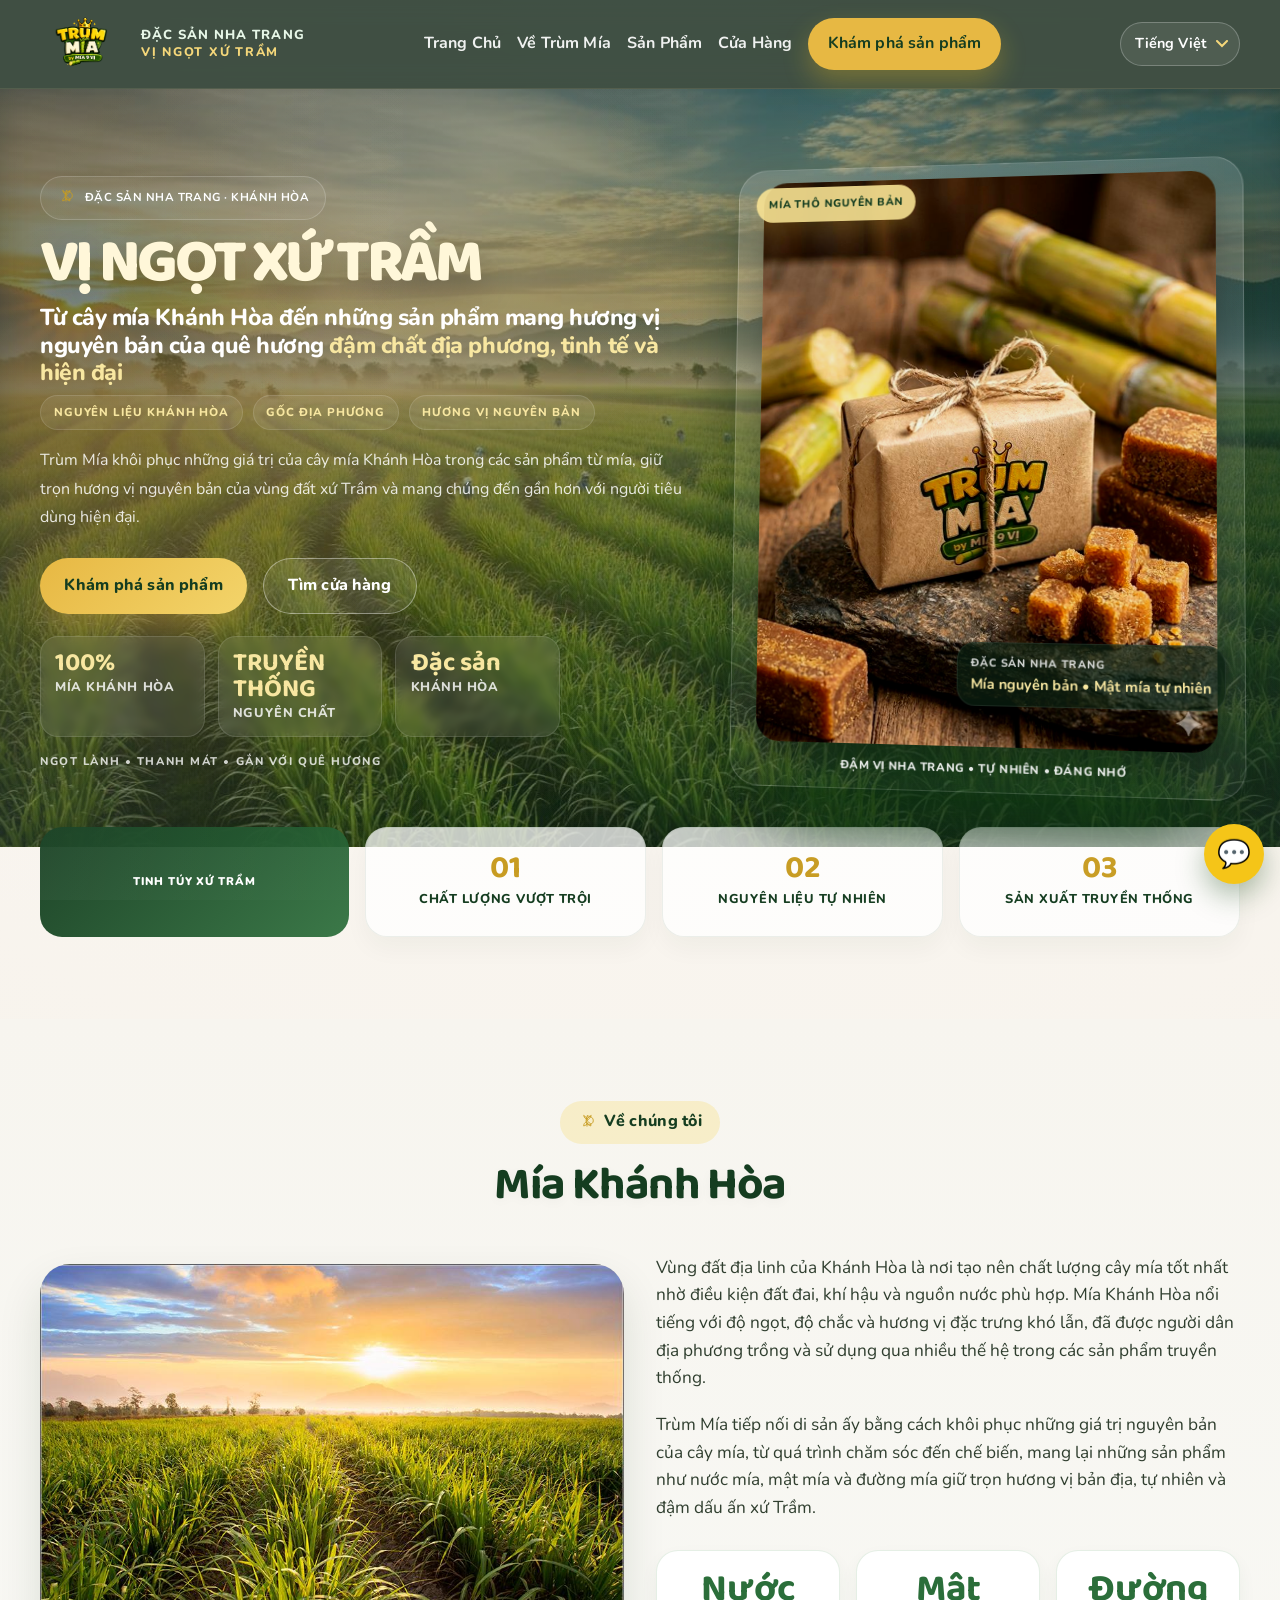
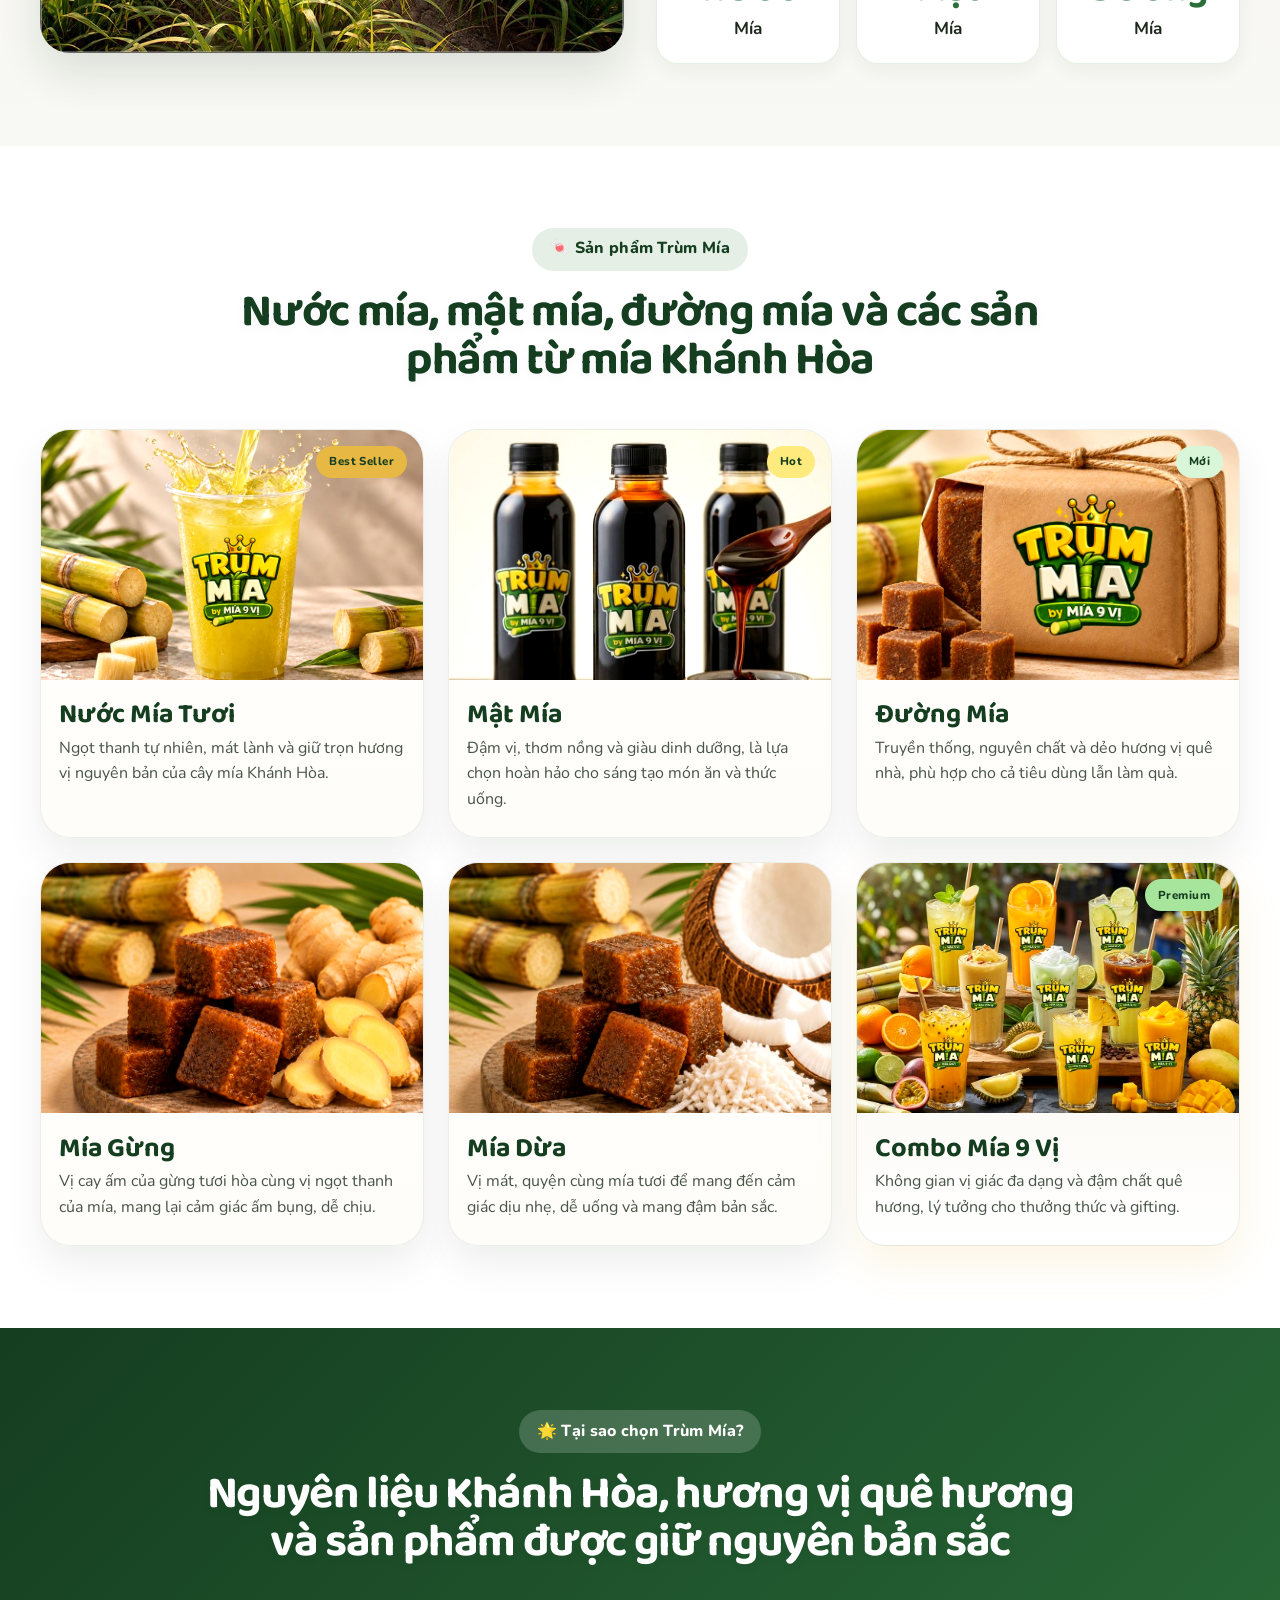
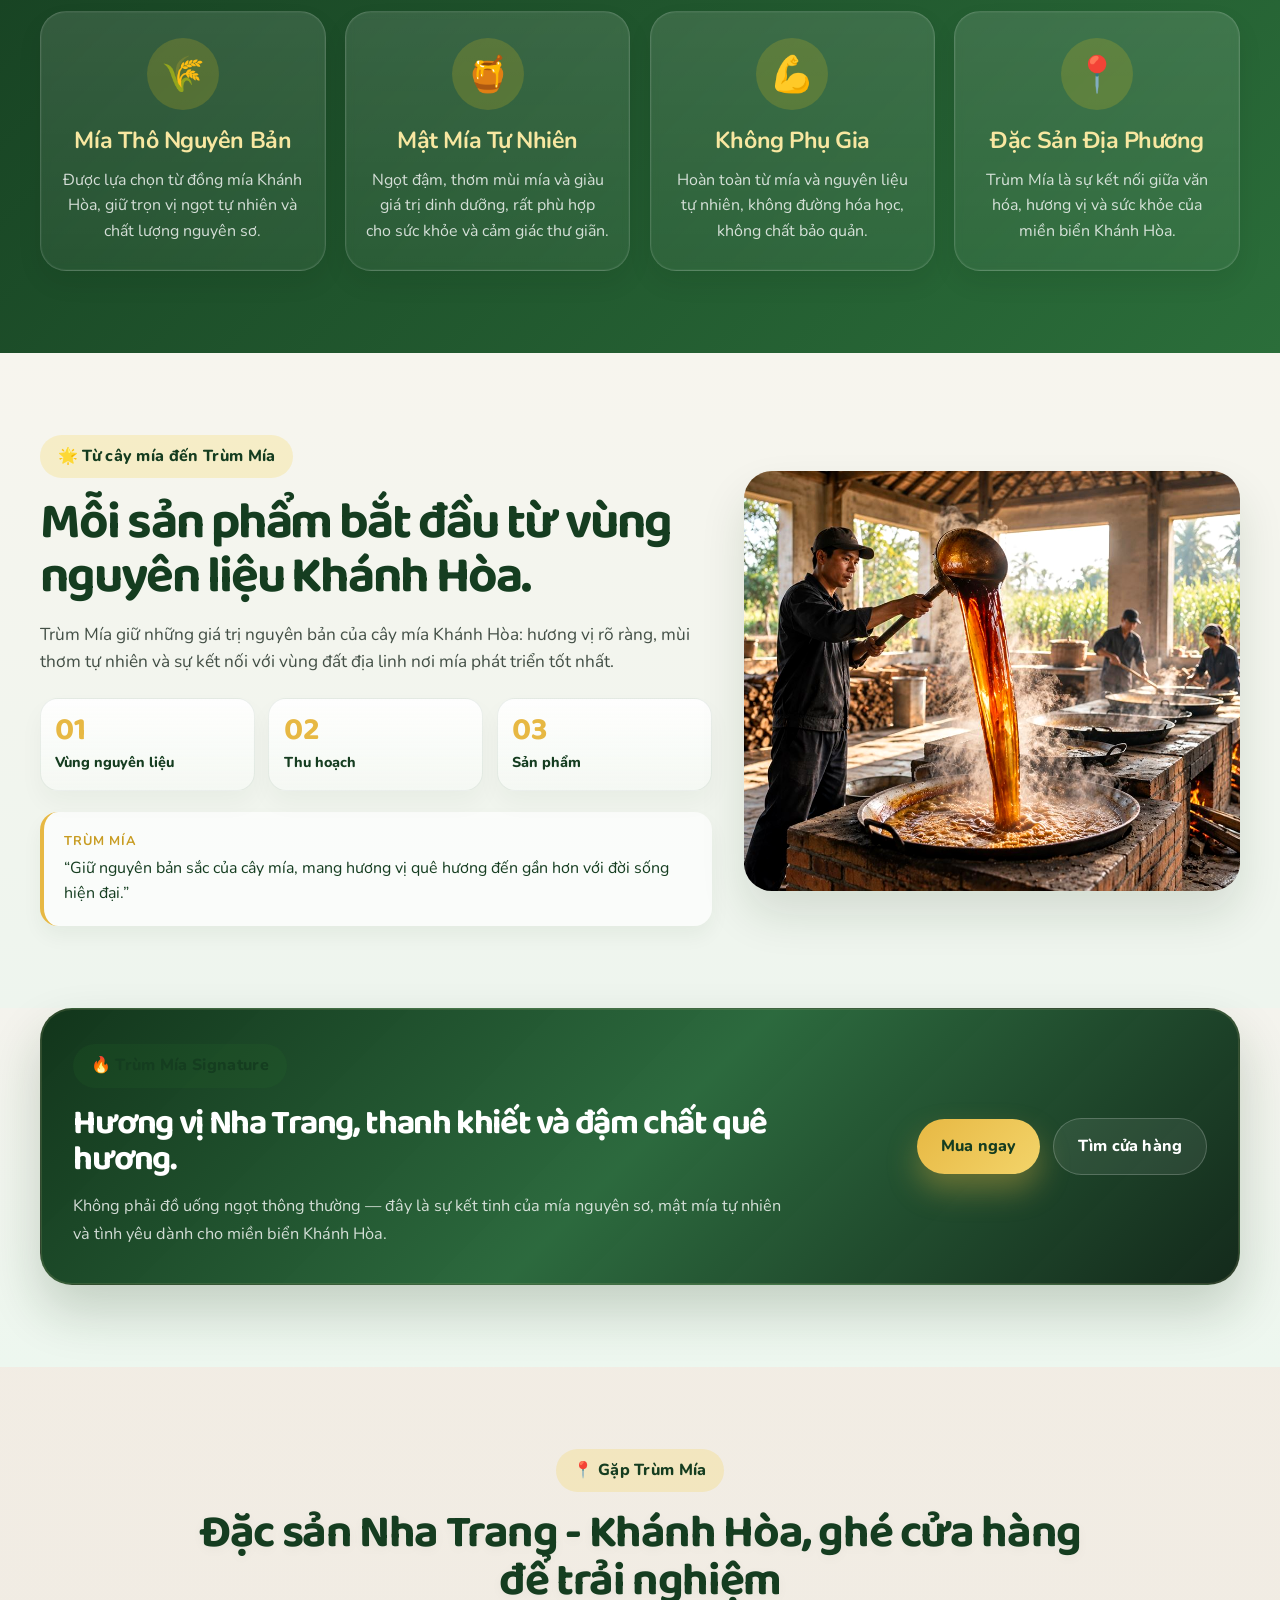
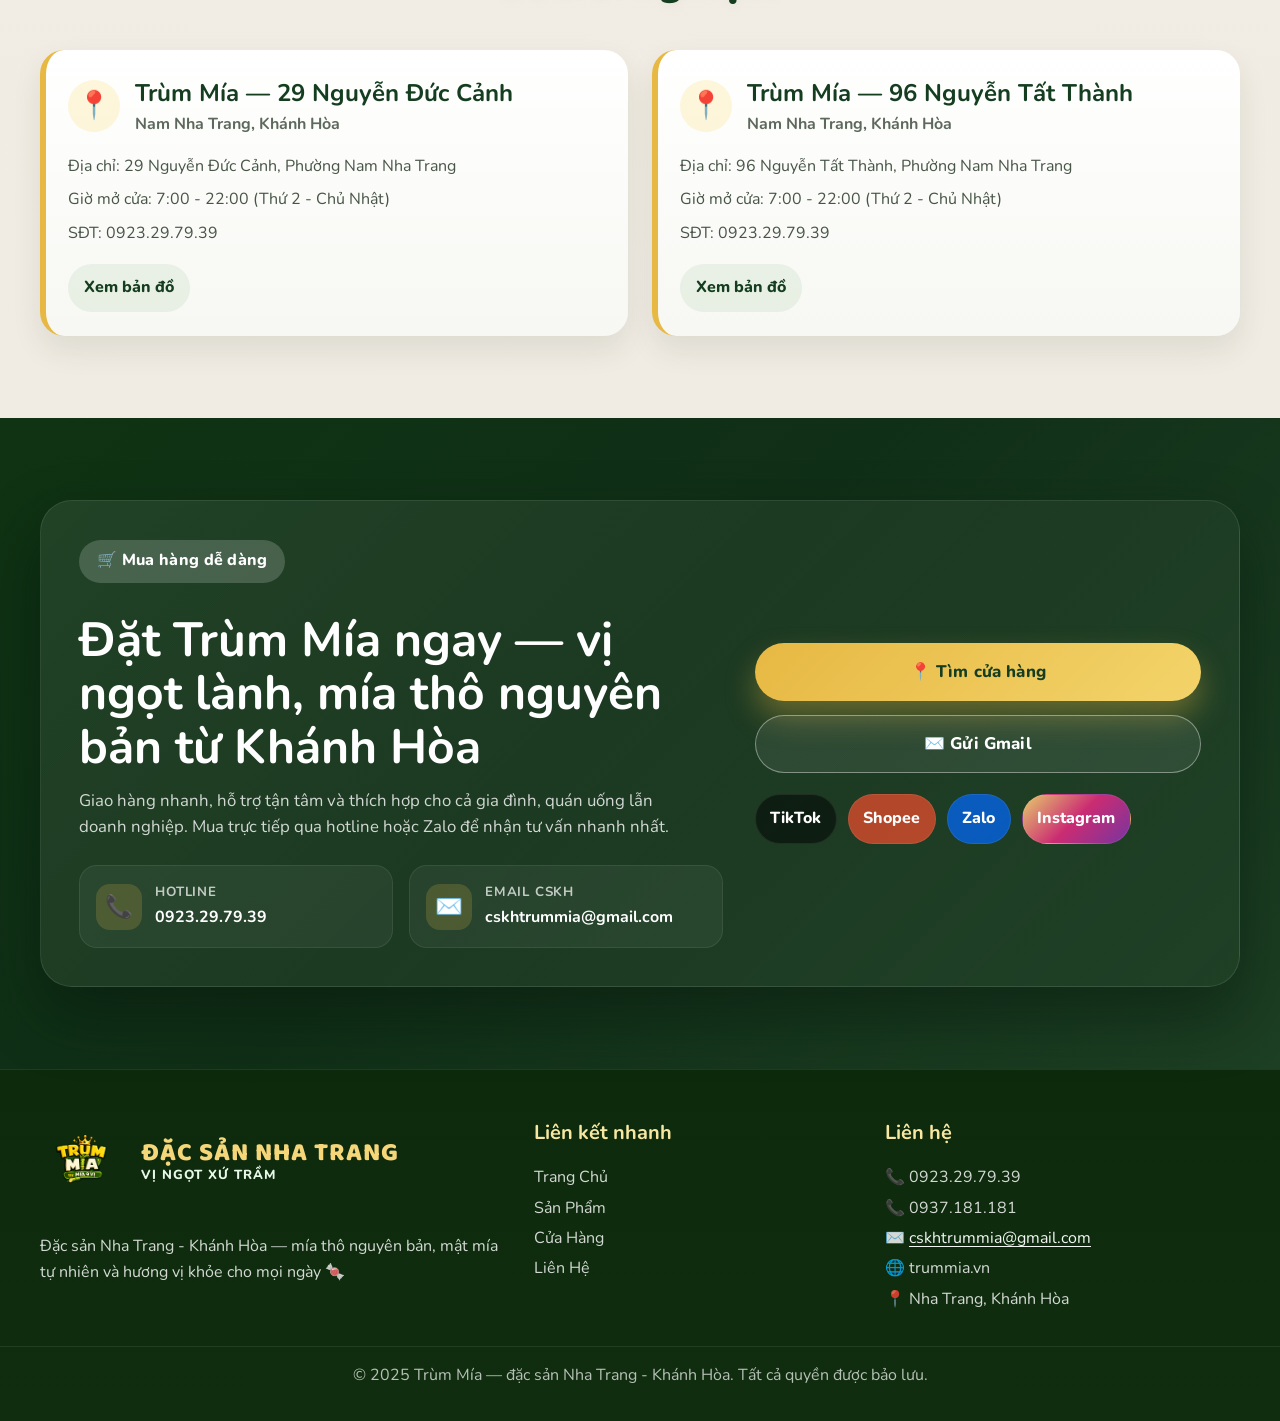
<file: index.html>
<!DOCTYPE html>
<html lang="vi">
  <head>
    <meta charset="UTF-8" />
    <meta name="viewport" content="width=device-width, initial-scale=1.0" />
    <meta
      name="description"
      content="Trùm Mía — đặc sản Nha Trang - Khánh Hòa, mía thô nguyên bản, mật mía tự nhiên và nước mía tươi 9 vị tốt cho sức khỏe."
    />
    <meta
      name="keywords"
      content="Trùm Mía, mía thô, mật mía, đặc sản Khánh Hòa, nước mía Nha Trang, mía 9 vị, trummia"
    />
    <meta property="og:title" content="Trùm Mía | Đặc sản Nha Trang - Khánh Hòa" />
    <meta
      property="og:description"
      content="Mía thô nguyên bản, mật mía tự nhiên và nước mía tươi 9 vị từ Trùm Mía — đặc sản Nha Trang - Khánh Hòa."
    />
    <meta property="og:type" content="website" />
    <meta property="og:image" content="assets/logo.png" />
    <meta property="og:url" content="https://trummia.vn" />
    <title>Trùm Mía | Đặc sản Nha Trang - Khánh Hòa</title>
    <link rel="icon" type="image/png" href="assets/logo.png" />
    <link rel="preconnect" href="https://fonts.googleapis.com" />
    <link rel="preconnect" href="https://fonts.gstatic.com" crossorigin />
    <link
      href="https://fonts.googleapis.com/css2?family=Baloo+2:wght@600;700;800&family=Nunito:wght@400;500;600;700;800&display=swap"
      rel="stylesheet"
    />
    <link rel="stylesheet" href="css/style.css" />
    <link rel="stylesheet" href="css/chat.css" />
  </head>
  <body>
    <header class="site-header" id="header">
      <div class="container nav-wrap">
        <a href="#hero" class="brand" aria-label="Về trang chủ">
          <img src="assets/logo.png" alt="Logo" />
          <div class="brand-text">
            <small>ĐẶC SẢN NHA TRANG</small>
            <span class="brand-tagline">VỊ NGỌT XỨ TRẦM</span>
          </div>
        </a>

        <div class="lang-switch">
          <select id="langSelect" aria-label="Ngôn ngữ / Language">
            <option value="vi">Tiếng Việt</option>
            <option value="en">English</option>
            <option value="ko">한국어</option>
            <option value="ru">Русский</option>
            <option value="zh">中文</option>
          </select>
        </div>

        <button class="menu-toggle" id="menuToggle" aria-label="Mở menu">
          <span></span>
          <span></span>
          <span></span>
        </button>

        <nav class="main-nav" id="mainNav">
          <a href="#hero">Trang Chủ</a>
          <a href="#about">Về Trùm Mía</a>
          <a href="#products">Sản Phẩm</a>
          <a href="#stores">Cửa Hàng</a>
          <a href="#social" class="nav-cta">Khám phá sản phẩm</a>
        </nav>
      </div>
    </header>

    <main>
      <section class="hero" id="hero">
        <div class="hero-overlay"></div>
        <div class="container hero-inner">
          <div class="hero-copy animate-on-scroll">
            <span class="eyebrow">
              <span class="eyebrow-icon" aria-hidden="true">
                <svg viewBox="0 0 64 64" xmlns="http://www.w3.org/2000/svg">
                  <path d="M31 10c0 0-4 10-4 16 0 7 3 12 11 12 7 0 13-5 13-12 0-9-7-16-20-16Z" fill="none" stroke="currentColor" stroke-width="3" stroke-linecap="round" stroke-linejoin="round"/>
                  <path d="M31 18 19 8c2 8 7 12 12 16" fill="none" stroke="currentColor" stroke-width="3" stroke-linecap="round"/>
                  <path d="M31 18 44 8c-2 8-7 12-13 16" fill="none" stroke="currentColor" stroke-width="3" stroke-linecap="round"/>
                  <path d="M30 18v26" fill="none" stroke="currentColor" stroke-width="3" stroke-linecap="round"/>
                  <path d="M27 30c-5 2-8 7-8 13 5-1 10-4 13-8" fill="none" stroke="currentColor" stroke-width="3" stroke-linecap="round"/>
                  <path d="M35 30c5 2 8 7 8 13-5-1-10-4-13-8" fill="none" stroke="currentColor" stroke-width="3" stroke-linecap="round"/>
                </svg>
              </span>
              ĐẶC SẢN NHA TRANG · KHÁNH HÒA
            </span>
            <h1>VỊ NGỌT XỨ TRẦM</h1>
            <p class="tagline">Từ cây mía Khánh Hòa đến những sản phẩm mang hương vị nguyên bản của quê hương <span>đậm chất địa phương, tinh tế và hiện đại</span></p>
            <div class="hero-badges" aria-label="Những giá trị thương hiệu Trùm Mía">
              <span>Nguyên liệu Khánh Hòa</span>
              <span>Gốc địa phương</span>
              <span>Hương vị nguyên bản</span>
            </div>
            <p class="description">
              Trùm Mía khôi phục những giá trị của cây mía Khánh Hòa trong các sản phẩm từ mía, giữ trọn hương vị nguyên bản của vùng đất xứ Trầm và mang chúng đến gần hơn với người tiêu dùng hiện đại.
            </p>
            <div class="hero-actions">
              <a href="#products" class="btn btn-primary">Khám phá sản phẩm</a>
              <a href="#stores" class="btn btn-secondary">Tìm cửa hàng</a>
            </div>

            <div class="hero-trust" aria-label="Các giá trị thương hiệu Trùm Mía">
              <div class="trust-item">
                <strong>100%</strong>
                <span>Mía khánh hòa</span>
              </div>
              <div class="trust-item">
                <strong>TRUYỀN THỐNG</strong>
                <span>NGUYÊN CHẤT</span>
              </div>
              <div class="trust-item">
                <strong>Đặc sản</strong>
                <span>Khánh Hòa</span>
              </div>
            </div>
            <div class="hero-microcopy">Ngọt lành • Thanh mát • Gắn với quê hương</div>
          </div>

          <div class="hero-visual animate-on-scroll">
            <div class="bottle-card">
              <span class="image-badge">Mía thô nguyên bản</span>
              <img
                src="assets/products/mia-nguyen-ban.jpg"
                alt="Đường mía Trùm Mía gói giấy kraft cùng cây mía tươi"
              />
              <div class="floating-note">
                <span>Đặc sản Nha Trang</span>
                <strong>Mía nguyên bản • Mật mía tự nhiên</strong>
              </div>
              <div class="image-caption">Đậm vị Nha Trang • Tự nhiên • Đáng nhớ</div>
            </div>
          </div>
        </div>
      </section>

      <section class="section premium-strip" aria-label="Tính năng thương hiệu Trùm Mía">
        <div class="container premium-strip-grid animate-on-scroll">
          <div class="premium-badge">Tinh Túy Xứ Trầm</div>
          <div class="premium-item">
            <strong>01</strong>
            <span>Chất lượng vượt trội</span>
          </div>
          <div class="premium-item">
            <strong>02</strong>
            <span>Nguyên liệu tự nhiên</span>
          </div>
          <div class="premium-item">
            <strong>03</strong>
            <span>Sản xuất truyền thống</span>
          </div>
        </div>
      </section>

      <section class="section about" id="about">
        <div class="container">
          <div class="section-heading center animate-on-scroll">
            <span class="section-tag">
              <span class="eyebrow-icon" aria-hidden="true">
                <svg viewBox="0 0 64 64" xmlns="http://www.w3.org/2000/svg">
                  <path d="M31 10c0 0-4 10-4 16 0 7 3 12 11 12 7 0 13-5 13-12 0-9-7-16-20-16Z" fill="none" stroke="currentColor" stroke-width="3" stroke-linecap="round" stroke-linejoin="round"/>
                  <path d="M31 18 19 8c2 8 7 12 12 16" fill="none" stroke="currentColor" stroke-width="3" stroke-linecap="round"/>
                  <path d="M31 18 44 8c-2 8-7 12-13 16" fill="none" stroke="currentColor" stroke-width="3" stroke-linecap="round"/>
                  <path d="M30 18v26" fill="none" stroke="currentColor" stroke-width="3" stroke-linecap="round"/>
                  <path d="M27 30c-5 2-8 7-8 13 5-1 10-4 13-8" fill="none" stroke="currentColor" stroke-width="3" stroke-linecap="round"/>
                  <path d="M35 30c5 2 8 7 8 13-5-1-10-4-13-8" fill="none" stroke="currentColor" stroke-width="3" stroke-linecap="round"/>
                </svg>
              </span>
              Về chúng tôi
            </span>
            <h2>Mía Khánh Hòa</h2>
          </div>

          <div class="about-grid">
            <div class="about-media animate-on-scroll">
              <img
                src="assets/about/canh-dong-mia-khanh-hoa.jpg"
                alt="Cánh đồng mía xanh của Trùm Mía"
              />
            </div>

            <div class="about-content animate-on-scroll">
              <p>
                Vùng đất địa linh của Khánh Hòa là nơi tạo nên chất lượng cây mía tốt nhất nhờ điều kiện đất đai, khí hậu và nguồn nước phù hợp. Mía Khánh Hòa nổi tiếng với độ ngọt, độ chắc và hương vị đặc trưng khó lẫn, đã được người dân địa phương trồng và sử dụng qua nhiều thế hệ trong các sản phẩm truyền thống.
              </p>
              <p>
                Trùm Mía tiếp nối di sản ấy bằng cách khôi phục những giá trị nguyên bản của cây mía, từ quá trình chăm sóc đến chế biến, mang lại những sản phẩm như nước mía, mật mía và đường mía giữ trọn hương vị bản địa, tự nhiên và đậm dấu ấn xứ Trầm.
              </p>

              <div class="stats-grid">
                <div class="stat-box">
                  <strong>Nước</strong>
                  <span>Mía</span>
                </div>
                <div class="stat-box">
                  <strong>Mật</strong>
                  <span>Mía</span>
                </div>
                <div class="stat-box">
                  <strong>Đường</strong>
                  <span>Mía</span>
                </div>
              </div>
            </div>
          </div>
        </div>
      </section>

      <section class="section products" id="products">
        <div class="container">
          <div class="section-heading center animate-on-scroll">
            <span class="section-tag green">🍬 Sản phẩm Trùm Mía</span>
            <h2>Nước mía, mật mía, đường mía và các sản phẩm từ mía Khánh Hòa</h2>
          </div>

          <div class="product-grid">
            <article class="product-card animate-on-scroll">
              <span class="badge badge-gold">Best Seller</span>
              <img src="assets/products/nuoc-mia-tuoi.jpg" alt="Nước mía tươi" />
              <div class="product-body">
                <h3>Nước Mía Tươi</h3>
                <p>Ngọt thanh tự nhiên, mát lành và giữ trọn hương vị nguyên bản của cây mía Khánh Hòa.</p>
              </div>
            </article>

            <article class="product-card animate-on-scroll">
              <span class="badge badge-accent">Hot</span>
              <img src="assets/products/mat-mia.jpg" alt="Mật mía" />
              <div class="product-body">
                <h3>Mật Mía</h3>
                <p>Đậm vị, thơm nồng và giàu dinh dưỡng, là lựa chọn hoàn hảo cho sáng tạo món ăn và thức uống.</p>
              </div>
            </article>

            <article class="product-card animate-on-scroll">
              <span class="badge badge-soft">Mới</span>
              <img src="assets/products/mia-tac.jpg" alt="Đường mía" />
              <div class="product-body">
                <h3>Đường Mía</h3>
                <p>Truyền thống, nguyên chất và dẻo hương vị quê nhà, phù hợp cho cả tiêu dùng lẫn làm quà.</p>
              </div>
            </article>

            <article class="product-card animate-on-scroll">
              <img src="assets/products/mia-gung.jpg" alt="Mía gừng" />
              <div class="product-body">
                <h3>Mía Gừng</h3>
                <p>Vị cay ấm của gừng tươi hòa cùng vị ngọt thanh của mía, mang lại cảm giác ấm bụng, dễ chịu.</p>
              </div>
            </article>

            <article class="product-card animate-on-scroll">
              <img src="assets/products/mia-cot-dua.jpg" alt="Mía dừa" />
              <div class="product-body">
                <h3>Mía Dừa</h3>
                <p>Vị mát, quyện cùng mía tươi để mang đến cảm giác dịu nhẹ, dễ uống và mang đậm bản sắc.</p>
              </div>
            </article>

            <article class="product-card premium animate-on-scroll">
              <span class="badge badge-premium">Premium</span>
              <img src="assets/products/combo-mia-9-vi.jpg" alt="Combo mía 9 vị" />
              <div class="product-body">
                <h3>Combo Mía 9 Vị</h3>
                <p>Không gian vị giác đa dạng và đậm chất quê hương, lý tưởng cho thưởng thức và gifting.</p>
              </div>
            </article>
          </div>
        </div>
      </section>

      <section class="section why-us">
        <div class="container">
          <div class="section-heading center animate-on-scroll">
            <span class="section-tag light">🌟 Tại sao chọn Trùm Mía?</span>
            <h2>Nguyên liệu Khánh Hòa, hương vị quê hương và sản phẩm được giữ nguyên bản sắc</h2>
          </div>

          <div class="feature-grid">
            <div class="feature-card animate-on-scroll">
              <div class="feature-icon">🌾</div>
              <h3>Mía Thô Nguyên Bản</h3>
              <p>Được lựa chọn từ đồng mía Khánh Hòa, giữ trọn vị ngọt tự nhiên và chất lượng nguyên sơ.</p>
            </div>

            <div class="feature-card animate-on-scroll">
              <div class="feature-icon">🍯</div>
              <h3>Mật Mía Tự Nhiên</h3>
              <p>Ngọt đậm, thơm mùi mía và giàu giá trị dinh dưỡng, rất phù hợp cho sức khỏe và cảm giác thư giãn.</p>
            </div>

            <div class="feature-card animate-on-scroll">
              <div class="feature-icon">💪</div>
              <h3>Không Phụ Gia</h3>
              <p>Hoàn toàn từ mía và nguyên liệu tự nhiên, không đường hóa học, không chất bảo quản.</p>
            </div>

            <div class="feature-card animate-on-scroll">
              <div class="feature-icon">📍</div>
              <h3>Đặc Sản Địa Phương</h3>
              <p>Trùm Mía là sự kết nối giữa văn hóa, hương vị và sức khỏe của miền biển Khánh Hòa.</p>
            </div>
          </div>
        </div>
      </section>

      <section class="section brand-story">
        <div class="container story-layout">
          <div class="story-copy animate-on-scroll">
            <span class="section-tag">🌟 Từ cây mía đến Trùm Mía</span>
            <h2>Mỗi sản phẩm bắt đầu từ vùng nguyên liệu Khánh Hòa.</h2>
            <p>
              Trùm Mía giữ những giá trị nguyên bản của cây mía Khánh Hòa: hương vị rõ ràng, mùi thơm tự nhiên và sự kết nối với vùng đất địa linh nơi mía phát triển tốt nhất.
            </p>
            <div class="story-points">
              <div class="story-pill">
                <strong>01</strong>
                <span>Vùng nguyên liệu</span>
              </div>
              <div class="story-pill">
                <strong>02</strong>
                <span>Thu hoạch</span>
              </div>
              <div class="story-pill">
                <strong>03</strong>
                <span>Sản phẩm</span>
              </div>
            </div>

            <div class="story-quote">
              <strong>Trùm Mía</strong>
              “Giữ nguyên bản sắc của cây mía, mang hương vị quê hương đến gần hơn với đời sống hiện đại.”
            </div>
          </div>

          <div class="story-visual animate-on-scroll">
              <img src="assets/about/nau-mat-mia-truyen-thong.jpg" alt="Nấu mật mía truyền thống" />
          </div>
        </div>
      </section>

      <section class="section brand-banner">
        <div class="container banner-shell animate-on-scroll">
          <div class="banner-copy">
            <span class="section-tag green">🔥 Trùm Mía Signature</span>
            <h2>Hương vị Nha Trang, thanh khiết và đậm chất quê hương.</h2>
            <p>Không phải đồ uống ngọt thông thường — đây là sự kết tinh của mía nguyên sơ, mật mía tự nhiên và tình yêu dành cho miền biển Khánh Hòa.</p>
          </div>
          <div class="banner-actions">
            <a href="#social" class="btn btn-primary">Mua ngay</a>
            <a href="#stores" class="btn btn-secondary dark">Tìm cửa hàng</a>
          </div>
        </div>
      </section>

      <section class="section stores" id="stores">
        <div class="container">
          <div class="section-heading center animate-on-scroll">
            <span class="section-tag">📍 Gặp Trùm Mía</span>
            <h2>Đặc sản Nha Trang - Khánh Hòa, ghé cửa hàng để trải nghiệm</h2>
          </div>

          <div class="store-grid">
            <article class="store-card animate-on-scroll">
              <div class="store-header">
                <div class="store-icon">📍</div>
                <div>
                  <h3>Trùm Mía — 29 Nguyễn Đức Cảnh</h3>
                  <span>Nam Nha Trang, Khánh Hòa</span>
                </div>
              </div>
              <ul>
                <li>Địa chỉ: 29 Nguyễn Đức Cảnh, Phường Nam Nha Trang</li>
                <li>Giờ mở cửa: 7:00 - 22:00 (Thứ 2 - Chủ Nhật)</li>
                <li>SĐT: 0923.29.79.39</li>
              </ul>
              <a href="https://maps.app.goo.gl/mThxFbCuepaLoEya8" target="_blank" rel="noreferrer">Xem bản đồ</a>
            </article>

            <article class="store-card animate-on-scroll">
              <div class="store-header">
                <div class="store-icon">📍</div>
                <div>
                  <h3>Trùm Mía — 96 Nguyễn Tất Thành</h3>
                  <span>Nam Nha Trang, Khánh Hòa</span>
                </div>
              </div>
              <ul>
                <li>Địa chỉ: 96 Nguyễn Tất Thành, Phường Nam Nha Trang</li>
                <li>Giờ mở cửa: 7:00 - 22:00 (Thứ 2 - Chủ Nhật)</li>
                <li>SĐT: 0923.29.79.39</li>
              </ul>
              <a href="https://maps.app.goo.gl/g6LvA3dyi9q7vAZd7" target="_blank" rel="noreferrer">Xem bản đồ</a>
            </article>
          </div>
        </div>
      </section>

      <section class="section social" id="social">
        <div class="container">
          <div class="contact-panel animate-on-scroll">
            <div class="contact-panel-copy">
              <span class="section-tag light">🛒 Mua hàng dễ dàng</span>
              <h2>Đặt Trùm Mía ngay — vị ngọt lành, mía thô nguyên bản từ Khánh Hòa</h2>
              <p>
                Giao hàng nhanh, hỗ trợ tận tâm và thích hợp cho cả gia đình, quán uống lẫn doanh nghiệp. Mua trực tiếp qua hotline hoặc Zalo để nhận tư vấn nhanh nhất.
              </p>

              <div class="contact-info-row">
                <div class="contact-chip">
                  <span>📞</span>
                  <div>
                    <strong>Hotline</strong>
                    <a href="tel:+84923297939">0923.29.79.39</a>
                  </div>
                </div>

                <div class="contact-chip">
                  <span>✉️</span>
                  <div>
                    <strong>Email CSKH</strong>
                    <a href="mailto:cskhtrummia@gmail.com">cskhtrummia@gmail.com</a>
                  </div>
                </div>
              </div>
            </div>

            <div class="contact-panel-actions">
              <a href="#stores" class="btn btn-primary btn-large">📍 Tìm cửa hàng</a>
              <a href="mailto:cskhtrummia@gmail.com" class="btn btn-secondary btn-large">✉️ Gửi Gmail</a>

              <div class="mini-social-row">
                <a href="https://www.tiktok.com/@trummia" target="_blank" rel="noreferrer" class="mini-social" data-brand="tiktok">TikTok</a>
                <a href="https://shopee.vn/trummia" target="_blank" rel="noreferrer" class="mini-social" data-brand="shopee">Shopee</a>
                <a href="https://zalo.me/0923297939" target="_blank" rel="noreferrer" class="mini-social" data-brand="zalo">Zalo</a>
                <a href="https://instagram.com/trummia.vn" target="_blank" rel="noreferrer" class="mini-social" data-brand="instagram">Instagram</a>
              </div>
            </div>
          </div>
        </div>
      </section>
    </main>

    <footer class="site-footer">
      <div class="container footer-grid">
        <div>
          <div class="brand footer-brand">
            <img src="assets/logo.png" alt="Logo" />
            <div class="brand-text">
              <span class="brand-name">ĐẶC SẢN NHA TRANG</span>
              <small>VỊ NGỌT XỨ TRẦM</small>
            </div>
          </div>
          <p>Đặc sản Nha Trang - Khánh Hòa — mía thô nguyên bản, mật mía tự nhiên và hương vị khỏe cho mọi ngày 🍬</p>
        </div>

        <div>
          <h3>Liên kết nhanh</h3>
          <ul class="footer-links">
            <li><a href="#hero">Trang Chủ</a></li>
            <li><a href="#products">Sản Phẩm</a></li>
            <li><a href="#stores">Cửa Hàng</a></li>
            <li><a href="#social">Liên Hệ</a></li>
          </ul>
        </div>

        <div>
          <h3>Liên hệ</h3>
          <ul class="footer-contact">
            <li>📞 0923.29.79.39</li>
            <li>📞 0937.181.181</li>
            <li>✉️ <a href="mailto:cskhtrummia@gmail.com">cskhtrummia@gmail.com</a></li>
            <li>🌐 trummia.vn</li>
            <li>📍 Nha Trang, Khánh Hòa</li>
          </ul>
        </div>
      </div>

      <div class="footer-bottom">© 2025 Trùm Mía — đặc sản Nha Trang - Khánh Hòa. Tất cả quyền được bảo lưu.</div>
    </footer>

    <div class="mobile-cta-bar" aria-label="Liên hệ nhanh">
      <a href="tel:+84923297939" class="mobile-cta primary">Gọi ngay</a>
      <a href="https://zalo.me/0923297939" target="_blank" rel="noreferrer" class="mobile-cta secondary">Zalo</a>
    </div>

    <script src="js/i18n.js"></script>
    <script src="js/main.js"></script>
    <script src="js/chat.js"></script>
  </body>
</html>
</file>
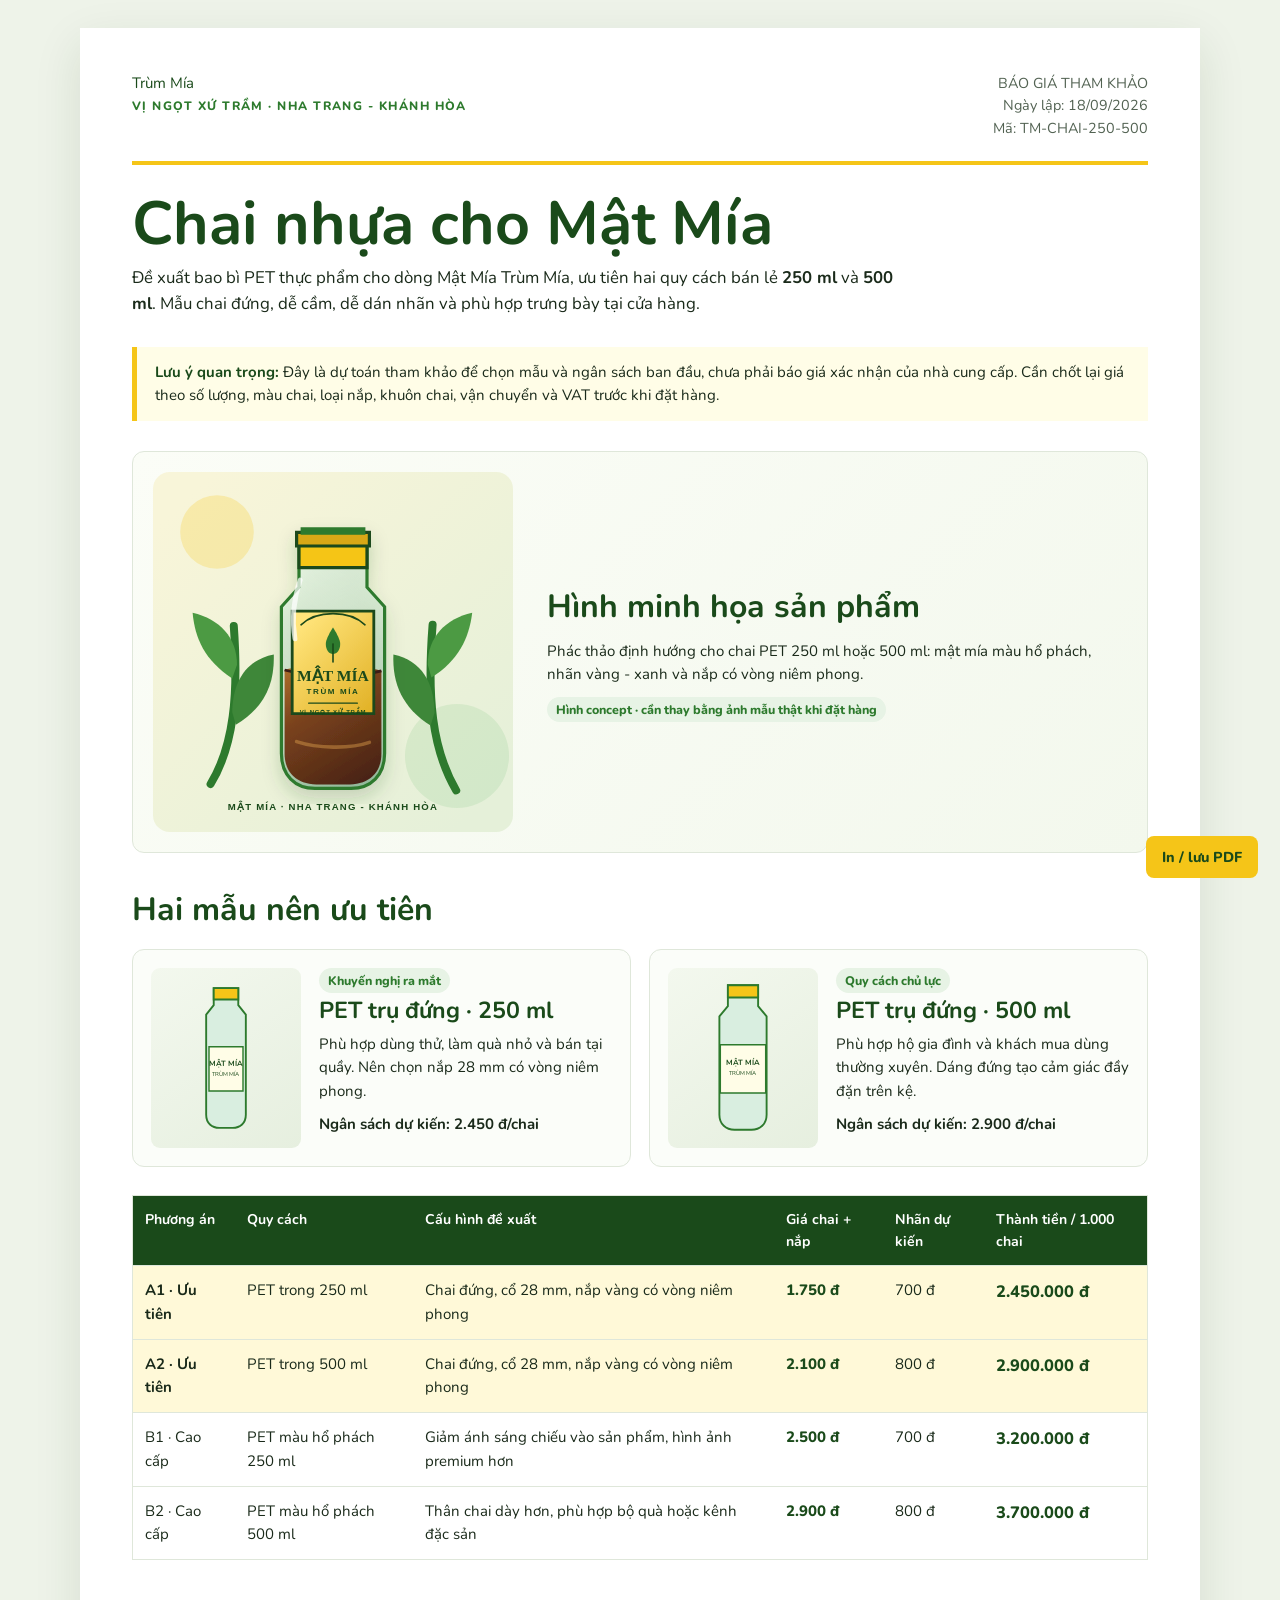
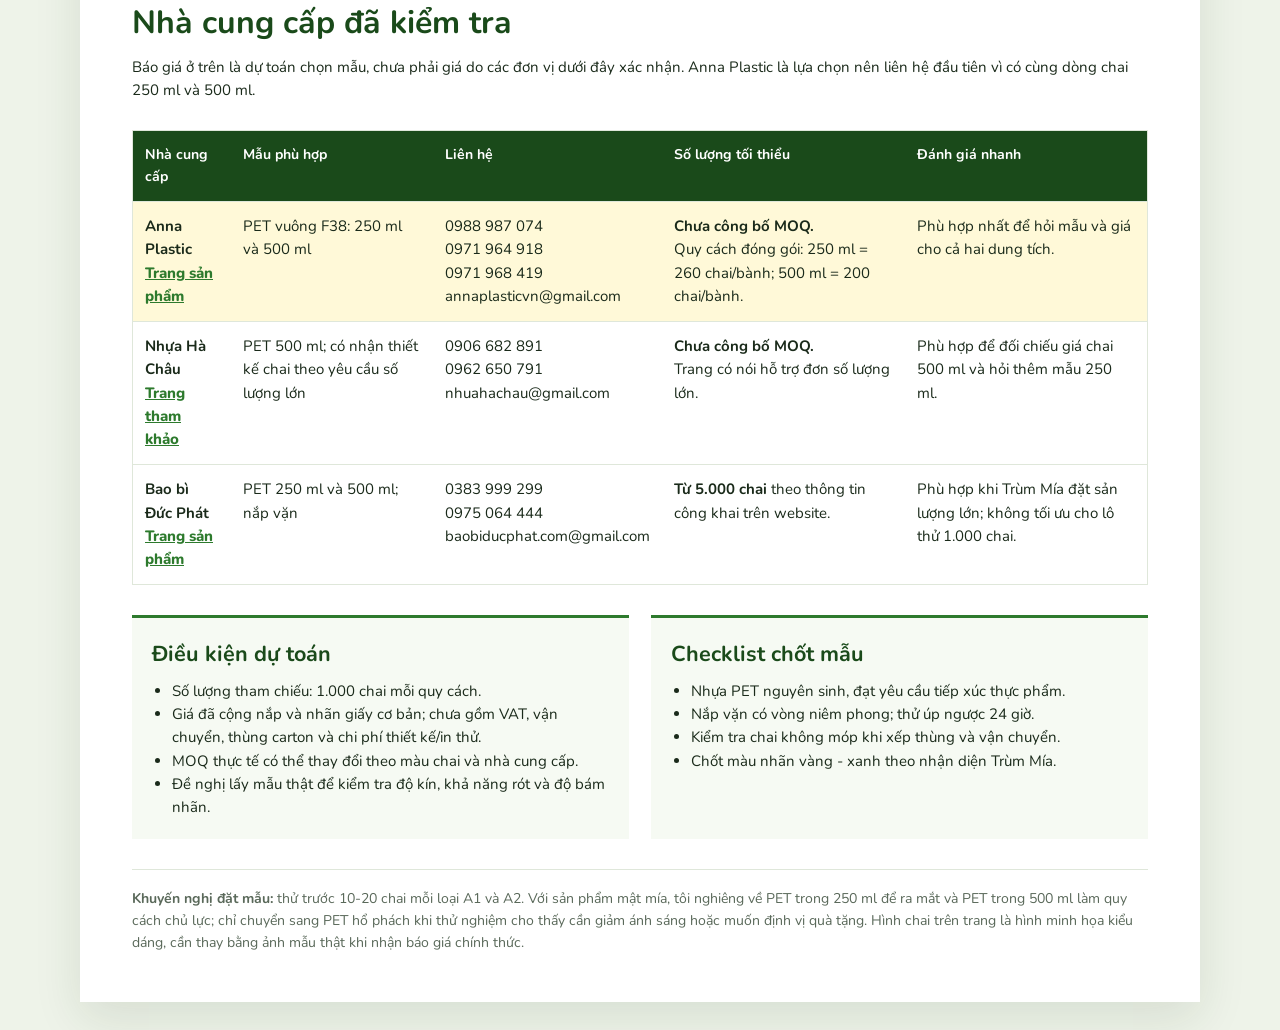
<file: bao-gia-chai-mat-mia.html>
<!DOCTYPE html>
<html lang="vi">
<head>
  <meta charset="UTF-8">
  <meta name="viewport" content="width=device-width, initial-scale=1.0">
  <title>Báo giá tham khảo chai nhựa cho Mật Mía Trùm Mía</title>
  <link rel="preconnect" href="https://fonts.googleapis.com">
  <link rel="preconnect" href="https://fonts.gstatic.com" crossorigin>
  <link href="https://fonts.googleapis.com/css2?family=Baloo+2:wght@600;700;800&family=Nunito:wght@400;600;700;800&display=swap" rel="stylesheet">
  <style>
    :root { --green: #1a4a1a; --green-2: #2d7a2d; --gold: #f5c518; --cream: #fffde7; --ink: #1a2a1a; --line: #dfe7da; }
    * { box-sizing: border-box; }
    body { margin: 0; color: var(--ink); background: #eef3e9; font: 15px/1.55 Nunito, sans-serif; }
    .sheet { max-width: 1120px; margin: 28px auto; padding: 44px 52px 48px; background: #fff; box-shadow: 0 16px 45px #1735161c; }
    .topline { display: flex; align-items: flex-start; justify-content: space-between; gap: 24px; border-bottom: 4px solid var(--gold); padding-bottom: 22px; }
    .brand { color: var(--green); font: 800 2.15rem/1 Baloo 2, cursive; }
    .brand small { display: block; margin-top: 5px; color: var(--green-2); font: 800 .76rem/1 Nunito, sans-serif; letter-spacing: .12em; text-transform: uppercase; }
    .meta { text-align: right; color: #526252; font-size: .9rem; }
    h1, h2, h3 { margin: 0; font-family: Baloo 2, cursive; color: var(--green); }
    h1 { margin-top: 30px; font-size: clamp(2.2rem, 5vw, 3.8rem); line-height: .98; }
    .lead { max-width: 780px; margin: 10px 0 30px; font-size: 1.05rem; }
    .note { padding: 14px 18px; border-left: 5px solid var(--gold); background: var(--cream); }
    .note strong { color: var(--green); }
    .product-illustration { display: grid; grid-template-columns: minmax(220px, 360px) 1fr; align-items: center; gap: 34px; margin-top: 30px; padding: 20px; border: 1px solid var(--line); border-radius: 12px; background: linear-gradient(135deg, #fbfdf7, #f3f8ed); }
    .product-illustration img { width: 100%; max-width: 360px; margin: auto; }
    .product-illustration h2 { margin-bottom: 8px; font-size: 2rem; }
    .product-illustration p { margin: 0 0 10px; }
    .recommend { margin-top: 32px; }
    .recommend h2 { margin-bottom: 14px; font-size: 2rem; }
    .cards { display: grid; grid-template-columns: repeat(2, 1fr); gap: 18px; }
    .card { display: grid; grid-template-columns: 150px 1fr; gap: 18px; padding: 18px; border: 1px solid var(--line); border-radius: 12px; background: #fbfdf9; }
    .card h3 { font-size: 1.45rem; }
    .card p { margin: 4px 0 10px; }
    .tag { display: inline-block; padding: 3px 9px; border-radius: 999px; background: #e7f3e5; color: var(--green-2); font-size: .78rem; font-weight: 800; }
    .bottle { min-height: 180px; display: grid; place-items: center; border-radius: 9px; background: linear-gradient(145deg, #f3f8ee, #e6efdf); }
    .bottle svg { width: 112px; height: 170px; }
    .price-table { width: 100%; margin-top: 28px; border-collapse: collapse; overflow: hidden; border: 1px solid var(--line); }
    th, td { padding: 13px 12px; border-bottom: 1px solid var(--line); text-align: left; vertical-align: top; }
    th { background: var(--green); color: white; font-size: .88rem; }
    tr:last-child td { border-bottom: 0; }
    td.price { color: var(--green); font-weight: 800; white-space: nowrap; }
    .best td { background: #fff9d8; }
    .total { font-size: 1.03rem; font-weight: 800; }
    .supplier-table { width: 100%; margin-top: 28px; border-collapse: collapse; border: 1px solid var(--line); }
    .supplier-table a { color: var(--green-2); font-weight: 800; text-decoration: underline; }
    .supplier-table .selected td { background: #fff9d8; }
    .supplier-heading { margin-top: 38px; margin-bottom: 8px; font-size: 2rem; }
    .supplier-lead { margin: 0; }
    .details { display: grid; grid-template-columns: 1fr 1fr; gap: 22px; margin-top: 30px; }
    .details section { padding: 20px; border-top: 3px solid var(--green-2); background: #f6faf3; }
    .details h2 { margin-bottom: 8px; font-size: 1.35rem; }
    ul { margin: 8px 0 0; padding-left: 20px; }
    .footer { margin-top: 30px; padding-top: 18px; border-top: 1px solid var(--line); color: #5a695a; font-size: .88rem; }
    .print { position: fixed; right: 22px; bottom: 22px; padding: 11px 16px; border: 0; border-radius: 8px; background: var(--gold); color: var(--green); font: 800 .9rem Nunito, sans-serif; cursor: pointer; }
    @media (max-width: 760px) {
      .sheet { margin: 0; padding: 28px 18px 36px; }
      .topline, .details { grid-template-columns: 1fr; display: grid; }
      .meta { text-align: left; }
      .cards { grid-template-columns: 1fr; }
      .product-illustration { grid-template-columns: 1fr; gap: 10px; }
      .product-illustration img { max-width: 280px; }
      .card { grid-template-columns: 110px 1fr; padding: 12px; gap: 12px; }
      .bottle { min-height: 150px; }
      .bottle svg { width: 85px; height: 140px; }
      .price-table { display: block; overflow-x: auto; white-space: nowrap; }
      .supplier-table { display: block; overflow-x: auto; white-space: nowrap; }
      th, td { min-width: 135px; }
      .print { position: static; margin-top: 22px; }
    }
    @media print { body { background: #fff; } .sheet { max-width: none; margin: 0; padding: 18mm; box-shadow: none; } .print { display: none; } }
  </style>
</head>
<body>
  <main class="sheet">
    <header class="topline">
      <div class="brand">Trùm Mía<small>Vị ngọt xứ Trầm · Nha Trang - Khánh Hòa</small></div>
      <div class="meta">BÁO GIÁ THAM KHẢO<br>Ngày lập: 18/09/2026<br>Mã: TM-CHAI-250-500</div>
    </header>

    <h1>Chai nhựa cho Mật Mía</h1>
    <p class="lead">Đề xuất bao bì PET thực phẩm cho dòng Mật Mía Trùm Mía, ưu tiên hai quy cách bán lẻ <strong>250 ml</strong> và <strong>500 ml</strong>. Mẫu chai đứng, dễ cầm, dễ dán nhãn và phù hợp trưng bày tại cửa hàng.</p>
    <div class="note"><strong>Lưu ý quan trọng:</strong> Đây là dự toán tham khảo để chọn mẫu và ngân sách ban đầu, chưa phải báo giá xác nhận của nhà cung cấp. Cần chốt lại giá theo số lượng, màu chai, loại nắp, khuôn chai, vận chuyển và VAT trước khi đặt hàng.</div>

    <section class="product-illustration" aria-labelledby="illustration-title">
      <img src="assets/products/minh-hoa-chai-mat-mia.svg" alt="Minh họa chai Mật Mía Trùm Mía chứa mật màu nâu hổ phách" />
      <div>
        <h2 id="illustration-title">Hình minh họa sản phẩm</h2>
        <p>Phác thảo định hướng cho chai PET 250 ml hoặc 500 ml: mật mía màu hổ phách, nhãn vàng - xanh và nắp có vòng niêm phong.</p>
        <span class="tag">Hình concept · cần thay bằng ảnh mẫu thật khi đặt hàng</span>
      </div>
    </section>

    <section class="recommend">
      <h2>Hai mẫu nên ưu tiên</h2>
      <div class="cards">
        <article class="card">
          <div class="bottle" aria-label="Hình minh họa chai PET 250 ml">
            <svg viewBox="0 0 110 180" role="img" aria-label="Chai PET 250 ml màu trong"><path d="M42 16h26v18l8 10v106c0 9-6 14-14 14H48c-8 0-14-5-14-14V44l8-10z" fill="#d9eee0" stroke="#2d7a2d" stroke-width="2"/><path d="M42 16h26v12H42z" fill="#f5c518" stroke="#2d7a2d" stroke-width="2"/><path d="M37 78h36v47H37z" fill="#fffde7" stroke="#2d7a2d" stroke-width="1.5"/><text x="55" y="98" text-anchor="middle" font-size="8" font-family="Nunito" font-weight="700" fill="#1a4a1a">MẬT MÍA</text><text x="55" y="109" text-anchor="middle" font-size="6" font-family="Nunito" fill="#1a4a1a">TRÙM MÍA</text></svg>
          </div>
          <div><span class="tag">Khuyến nghị ra mắt</span><h3>PET trụ đứng · 250 ml</h3><p>Phù hợp dùng thử, làm quà nhỏ và bán tại quầy. Nên chọn nắp 28 mm có vòng niêm phong.</p><strong>Ngân sách dự kiến: 2.450 đ/chai</strong></div>
        </article>
        <article class="card">
          <div class="bottle" aria-label="Hình minh họa chai PET 500 ml">
            <svg viewBox="0 0 110 180" role="img" aria-label="Chai PET 500 ml màu trong"><path d="M39 13h32v22l9 11v104c0 10-7 16-16 16H46c-9 0-16-6-16-16V46l9-11z" fill="#d9eee0" stroke="#2d7a2d" stroke-width="2"/><path d="M39 13h32v13H39z" fill="#f5c518" stroke="#2d7a2d" stroke-width="2"/><path d="M31 76h48v51H31z" fill="#fffde7" stroke="#2d7a2d" stroke-width="1.5"/><text x="55" y="97" text-anchor="middle" font-size="8" font-family="Nunito" font-weight="700" fill="#1a4a1a">MẬT MÍA</text><text x="55" y="108" text-anchor="middle" font-size="6" font-family="Nunito" fill="#1a4a1a">TRÙM MÍA</text></svg>
          </div>
          <div><span class="tag">Quy cách chủ lực</span><h3>PET trụ đứng · 500 ml</h3><p>Phù hợp hộ gia đình và khách mua dùng thường xuyên. Dáng đứng tạo cảm giác đầy đặn trên kệ.</p><strong>Ngân sách dự kiến: 2.900 đ/chai</strong></div>
        </article>
      </div>
    </section>

    <table class="price-table">
      <thead><tr><th>Phương án</th><th>Quy cách</th><th>Cấu hình đề xuất</th><th>Giá chai + nắp</th><th>Nhãn dự kiến</th><th>Thành tiền / 1.000 chai</th></tr></thead>
      <tbody>
        <tr class="best"><td><strong>A1 · Ưu tiên</strong></td><td>PET trong 250 ml</td><td>Chai đứng, cổ 28 mm, nắp vàng có vòng niêm phong</td><td class="price">1.750 đ</td><td>700 đ</td><td class="price total">2.450.000 đ</td></tr>
        <tr class="best"><td><strong>A2 · Ưu tiên</strong></td><td>PET trong 500 ml</td><td>Chai đứng, cổ 28 mm, nắp vàng có vòng niêm phong</td><td class="price">2.100 đ</td><td>800 đ</td><td class="price total">2.900.000 đ</td></tr>
        <tr><td>B1 · Cao cấp</td><td>PET màu hổ phách 250 ml</td><td>Giảm ánh sáng chiếu vào sản phẩm, hình ảnh premium hơn</td><td class="price">2.500 đ</td><td>700 đ</td><td class="price total">3.200.000 đ</td></tr>
        <tr><td>B2 · Cao cấp</td><td>PET màu hổ phách 500 ml</td><td>Thân chai dày hơn, phù hợp bộ quà hoặc kênh đặc sản</td><td class="price">2.900 đ</td><td>800 đ</td><td class="price total">3.700.000 đ</td></tr>
      </tbody>
    </table>

    <h2 class="supplier-heading">Nhà cung cấp đã kiểm tra</h2>
    <p class="supplier-lead">Báo giá ở trên là dự toán chọn mẫu, chưa phải giá do các đơn vị dưới đây xác nhận. Anna Plastic là lựa chọn nên liên hệ đầu tiên vì có cùng dòng chai 250 ml và 500 ml.</p>
    <table class="supplier-table">
      <thead><tr><th>Nhà cung cấp</th><th>Mẫu phù hợp</th><th>Liên hệ</th><th>Số lượng tối thiểu</th><th>Đánh giá nhanh</th></tr></thead>
      <tbody>
        <tr class="selected"><td><strong>Anna Plastic</strong><br><a href="https://annaplasticvn.com/san-pham/chai-pet-vuong-250ml-330ml-500ml-co-f38/" target="_blank" rel="noopener noreferrer">Trang sản phẩm</a></td><td>PET vuông F38: 250 ml và 500 ml</td><td>0988 987 074<br>0971 964 918<br>0971 968 419<br>annaplasticvn@gmail.com</td><td><strong>Chưa công bố MOQ.</strong><br>Quy cách đóng gói: 250 ml = 260 chai/bành; 500 ml = 200 chai/bành.</td><td>Phù hợp nhất để hỏi mẫu và giá cho cả hai dung tích.</td></tr>
        <tr><td><strong>Nhựa Hà Châu</strong><br><a href="https://chainhuapet.com/dia-chi-cung-cap-chai-nhua-pet-500ml-gia-si" target="_blank" rel="noopener noreferrer">Trang tham khảo</a></td><td>PET 500 ml; có nhận thiết kế chai theo yêu cầu số lượng lớn</td><td>0906 682 891<br>0962 650 791<br>nhuahachau@gmail.com</td><td><strong>Chưa công bố MOQ.</strong><br>Trang có nói hỗ trợ đơn số lượng lớn.</td><td>Phù hợp để đối chiếu giá chai 500 ml và hỏi thêm mẫu 250 ml.</td></tr>
        <tr><td><strong>Bao bì Đức Phát</strong><br><a href="https://baobiducphat.com/san-pham/chai-nhua-pet-nuoc-suc-mieng/" target="_blank" rel="noopener noreferrer">Trang sản phẩm</a></td><td>PET 250 ml và 500 ml; nắp vặn</td><td>0383 999 299<br>0975 064 444<br>baobiducphat.com@gmail.com</td><td><strong>Từ 5.000 chai</strong> theo thông tin công khai trên website.</td><td>Phù hợp khi Trùm Mía đặt sản lượng lớn; không tối ưu cho lô thử 1.000 chai.</td></tr>
      </tbody>
    </table>

    <div class="details">
      <section><h2>Điều kiện dự toán</h2><ul><li>Số lượng tham chiếu: 1.000 chai mỗi quy cách.</li><li>Giá đã cộng nắp và nhãn giấy cơ bản; chưa gồm VAT, vận chuyển, thùng carton và chi phí thiết kế/in thử.</li><li>MOQ thực tế có thể thay đổi theo màu chai và nhà cung cấp.</li><li>Đề nghị lấy mẫu thật để kiểm tra độ kín, khả năng rót và độ bám nhãn.</li></ul></section>
      <section><h2>Checklist chốt mẫu</h2><ul><li>Nhựa PET nguyên sinh, đạt yêu cầu tiếp xúc thực phẩm.</li><li>Nắp vặn có vòng niêm phong; thử úp ngược 24 giờ.</li><li>Kiểm tra chai không móp khi xếp thùng và vận chuyển.</li><li>Chốt màu nhãn vàng - xanh theo nhận diện Trùm Mía.</li></ul></section>
    </div>

    <footer class="footer"><strong>Khuyến nghị đặt mẫu:</strong> thử trước 10-20 chai mỗi loại A1 và A2. Với sản phẩm mật mía, tôi nghiêng về PET trong 250 ml để ra mắt và PET trong 500 ml làm quy cách chủ lực; chỉ chuyển sang PET hổ phách khi thử nghiệm cho thấy cần giảm ánh sáng hoặc muốn định vị quà tặng. Hình chai trên trang là hình minh họa kiểu dáng, cần thay bằng ảnh mẫu thật khi nhận báo giá chính thức.</footer>
    <button class="print" type="button" onclick="window.print()">In / lưu PDF</button>
  </main>
</body>
</html>
</file>
<file: css/style.css>
:root {
  --green-dark: #153d20;
  --green-main: #2b6e3a;
  --green-soft: #edf7ee;
  --green-mist: #f4f8f3;
  --gold: #e7b843;
  --gold-strong: #c89c22;
  --gold-light: #f8e7a1;
  --cream: #f7f2ea;
  --shell: #f3eee7;
  --white: #ffffff;
  --text-dark: #1c271d;
  --shadow-soft: 0 20px 44px rgba(18, 53, 20, 0.12);
  --shadow-card: 0 14px 30px rgba(18, 53, 20, 0.09);
  --container: min(1200px, calc(100% - 2rem));
}

* {
  box-sizing: border-box;
}

html {
  scroll-behavior: smooth;
}

body {
  margin: 0;
  font-family: 'Nunito', sans-serif;
  background: radial-gradient(circle at top, #fbf8f3 0%, #f5f0e8 36%, #efeae1 100%);
  color: var(--text-dark);
  line-height: 1.6;
}

a {
  color: inherit;
  text-decoration: none;
}

img {
  display: block;
  max-width: 100%;
}

.container {
  width: var(--container);
  margin: 0 auto;
}

.section {
  padding: 82px 0;
}

.section-heading {
  margin-bottom: 44px;
}

.section-heading.center {
  text-align: center;
}

.section-tag {
  display: inline-flex;
  align-items: center;
  justify-content: center;
  gap: 0.45rem;
  padding: 0.55rem 1.1rem;
  border-radius: 999px;
  background: rgba(245, 197, 24, 0.18);
  color: var(--green-dark);
  font-weight: 800;
  letter-spacing: 0.02em;
  margin-bottom: 18px;
}

.section-tag.green {
  background: rgba(45, 122, 45, 0.12);
}

.eyebrow-icon {
  display: inline-flex;
  align-items: center;
  justify-content: center;
  width: 1.2rem;
  height: 1.2rem;
  color: var(--gold-strong);
}

.eyebrow-icon svg {
  width: 100%;
  height: 100%;
  display: block;
}

.section-tag.light {
  background: rgba(255, 255, 255, 0.18);
  color: #fff;
}

.section-heading h2 {
  margin: 0 auto;
  max-width: 900px;
  font-family: 'Baloo 2', cursive;
  color: var(--green-dark);
  font-size: clamp(2.05rem, 3.6vw, 3.45rem);
  line-height: 1.04;
  letter-spacing: -0.03em;
  text-shadow: 0 3px 12px rgba(21, 61, 32, 0.04);
}

.light-heading h2 {
  color: var(--white);
}

.site-header {
  position: sticky;
  top: 0;
  z-index: 50;
  background: rgba(12, 32, 18, 0.78);
  backdrop-filter: blur(14px);
  border-bottom: 1px solid rgba(247, 224, 156, 0.1);
  transition: box-shadow 0.25s ease, background 0.25s ease;
}

.site-header.shadowed {
  box-shadow: 0 12px 36px rgba(11, 32, 14, 0.22);
  background: rgba(18, 53, 28, 0.98);
}

.nav-wrap {
  display: flex;
  align-items: center;
  justify-content: space-between;
  min-height: 72px;
  gap: 1rem;
}

.brand {
  display: inline-flex;
  align-items: center;
  gap: 0.8rem;
  flex-shrink: 0;
}

.brand img {
  width: 88px;
  height: 88px;
  object-fit: contain;
  transform: scale(1.2);
  transform-origin: center;
}

.brand-text {
  display: flex;
  flex-direction: column;
  line-height: 1;
  gap: 0.18rem;
}

.brand-name {
  font-family: 'Baloo 2', cursive;
  font-size: clamp(1.2rem, 2vw, 1.9rem);
  font-weight: 800;
  letter-spacing: 0.04em;
  color: #f5d77a;
  text-transform: uppercase;
}

.brand-text small,
.brand-tagline {
  color: #e7f7e8;
  font-size: 0.82rem;
  font-weight: 800;
  letter-spacing: 0.08em;
  text-transform: uppercase;
}

.brand-tagline {
  color: #f5d77a;
  letter-spacing: 0.14em;
  font-size: 0.78rem;
  line-height: 1.06;
}

.main-nav {
  display: flex;
  align-items: center;
  gap: 1rem;
  font-weight: 700;
  color: rgba(255, 255, 255, 0.92);
}

.main-nav a {
  position: relative;
  padding: 0.35rem 0;
  letter-spacing: 0.01em;
}

.main-nav a::after {
  content: "";
  position: absolute;
  left: 0;
  bottom: -0.25rem;
  width: 100%;
  height: 2px;
  border-radius: 99px;
  background: var(--gold);
  transform: scaleX(0);
  transform-origin: left center;
  transition: transform 0.25s ease;
}

.main-nav a:hover::after,
.main-nav a:focus-visible::after,
.main-nav a.active::after {
  transform: scaleX(1);
}

.nav-cta {
  background: var(--gold);
  color: var(--green-dark);
  padding: 0.8rem 1.2rem !important;
  border-radius: 999px;
  box-shadow: 0 12px 26px rgba(245, 197, 24, 0.28);
}

.nav-cta::after {
  display: none !important;
}

.main-nav {
  order: 2;
}

.lang-switch {
  order: 3;
  flex-shrink: 0;
}

.lang-switch select {
  appearance: none;
  -webkit-appearance: none;
  font: inherit;
  font-size: 0.9rem;
  font-weight: 700;
  color: var(--white);
  background: rgba(255, 255, 255, 0.08)
    url("data:image/svg+xml,%3Csvg xmlns='http://www.w3.org/2000/svg' width='12' height='8' viewBox='0 0 12 8'%3E%3Cpath d='M1 1l5 5 5-5' fill='none' stroke='%23f5d77a' stroke-width='2' stroke-linecap='round'/%3E%3C/svg%3E")
    no-repeat right 0.7rem center;
  border: 1px solid rgba(255, 255, 255, 0.24);
  border-radius: 999px;
  padding: 0.5rem 2rem 0.5rem 0.9rem;
  min-height: 44px;
  cursor: pointer;
}

.lang-switch select option {
  color: #1a2a1a;
  background: #ffffff;
}

.lang-switch select:focus-visible {
  outline: 2px solid var(--gold);
  outline-offset: 2px;
}

html[lang="ko"] body {
  font-family: 'Nunito', 'Malgun Gothic', 'Apple SD Gothic Neo', 'Noto Sans KR', sans-serif;
}

html[lang="zh"] body {
  font-family: 'Nunito', 'Microsoft YaHei', 'PingFang SC', 'Noto Sans SC', sans-serif;
}

html[lang="ru"] h1,
html[lang="ru"] h2,
html[lang="ru"] h3,
html[lang="ko"] h1,
html[lang="ko"] h2,
html[lang="ko"] h3,
html[lang="zh"] h1,
html[lang="zh"] h2,
html[lang="zh"] h3,
html[lang="ru"] .brand-name,
html[lang="ko"] .brand-name,
html[lang="zh"] .brand-name {
  font-family: 'Nunito', 'Malgun Gothic', 'Microsoft YaHei', 'PingFang SC', sans-serif;
  overflow-wrap: anywhere;
}

.menu-toggle {
  display: none;
  width: 48px;
  height: 48px;
  border: 1px solid rgba(255, 255, 255, 0.2);
  background: rgba(255, 255, 255, 0.04);
  border-radius: 12px;
  padding: 0.6rem;
  cursor: pointer;
}

.menu-toggle span {
  display: block;
  width: 100%;
  height: 2px;
  background: var(--white);
  margin: 6px 0;
  border-radius: 99px;
}

.hero {
  position: relative;
  overflow: hidden;
  min-height: 720px;
  display: flex;
  align-items: center;
  background-image:
    linear-gradient(120deg, rgba(7, 22, 13, 0.58), rgba(25, 72, 33, 0.42), rgba(17, 48, 26, 0.68)),
    url('../assets/hero/hero-bg.jpg');
  background-size: cover;
  background-position: center center;
  box-shadow: inset 0 -18px 28px rgba(9, 26, 16, 0.22);
}

.hero-overlay {
  position: absolute;
  inset: 0;
  background: radial-gradient(circle at 30% 20%, rgba(255,255,255,0.22), transparent 28%);
}

.hero-inner {
  position: relative;
  z-index: 1;
  display: grid;
  grid-template-columns: 1.12fr 0.88fr;
  align-items: center;
  gap: 2rem;
  padding: 70px 0 58px;
}

.hero-copy {
  color: var(--white);
  max-width: 660px;
}

.hero-microcopy {
  margin-top: 1rem;
  color: rgba(255,255,255,0.78);
  letter-spacing: 0.14em;
  text-transform: uppercase;
  font-size: 0.7rem;
  font-weight: 800;
}

.eyebrow {
  display: inline-flex;
  align-items: center;
  gap: 0.55rem;
  padding: 0.7rem 1rem;
  border: 1px solid rgba(255, 255, 255, 0.18);
  background: rgba(255, 255, 255, 0.06);
  border-radius: 999px;
  font-weight: 700;
  margin-bottom: 1rem;
  letter-spacing: 0.04em;
  text-transform: uppercase;
  font-size: 0.72rem;
  line-height: 1.2;
}

.hero-copy h1 {
  margin: 0;
  font-family: 'Baloo 2', cursive;
  font-size: clamp(3rem, 4.8vw, 5.2rem);
  line-height: 0.9;
  letter-spacing: -0.06em;
  color: #fff7d9;
  text-shadow: 0 14px 32px rgba(0, 0, 0, 0.28);
  font-weight: 800;
}

.tagline {
  margin: 0.8rem 0 0.5rem;
  font-size: clamp(1.25rem, 1.8vw, 1.9rem);
  font-weight: 800;
  letter-spacing: -0.02em;
  max-width: 650px;
  line-height: 1.2;
}

.tagline span {
  color: var(--gold-light);
}

.hero-badges {
  display: flex;
  flex-wrap: wrap;
  gap: 0.6rem;
  margin: 0.2rem 0 1rem;
}

.hero-badges span {
  display: inline-flex;
  align-items: center;
  justify-content: center;
  padding: 0.45rem 0.8rem;
  border-radius: 999px;
  background: rgba(255,255,255,0.08);
  border: 1px solid rgba(255,255,255,0.12);
  color: var(--gold-light);
  font-size: 0.72rem;
  font-weight: 800;
  letter-spacing: 0.08em;
  text-transform: uppercase;
}

.description {
  max-width: 650px;
  color: rgba(255, 255, 255, 0.86);
  font-size: 1rem;
  margin: 0 0 1.6rem;
  line-height: 1.8;
}

.hero-actions {
  display: flex;
  flex-wrap: wrap;
  gap: 1rem;
  margin-bottom: 1.4rem;
}

.btn {
  display: inline-flex;
  align-items: center;
  justify-content: center;
  min-height: 54px;
  padding: 0.9rem 1.5rem;
  border-radius: 999px;
  font-weight: 800;
  letter-spacing: 0.01em;
  transition: transform 0.25s ease, box-shadow 0.25s ease;
}

.btn:hover {
  transform: translateY(-2px);
}

.btn-primary {
  background: linear-gradient(135deg, var(--gold), #f3d46a);
  color: var(--green-dark);
  box-shadow: 0 16px 30px rgba(231, 184, 67, 0.36);
}

.btn-secondary {
  background: rgba(255, 255, 255, 0.08);
  border: 1px solid rgba(255, 255, 255, 0.4);
  color: var(--white);
}

.hero-trust {
  display: grid;
  grid-template-columns: repeat(3, minmax(0, 1fr));
  gap: 0.8rem;
  max-width: 520px;
}

.trust-item {
  display: flex;
  flex-direction: column;
  gap: 0.1rem;
  padding: 0.8rem 0.9rem;
  border-radius: 18px;
  background: rgba(255, 255, 255, 0.08);
  border: 1px solid rgba(255, 255, 255, 0.12);
  backdrop-filter: blur(4px);
}

.trust-item strong {
  font-family: 'Baloo 2', cursive;
  font-size: 1.6rem;
  line-height: 1;
  color: var(--gold-light);
}

.trust-item span {
  color: rgba(255, 255, 255, 0.82);
  font-size: 0.8rem;
  font-weight: 800;
  letter-spacing: 0.04em;
  text-transform: uppercase;
}

.hero-visual {
  display: flex;
  justify-content: center;
}

.bottle-card {
  position: relative;
  width: min(100%, 520px);
  padding: 0.8rem;
  border-radius: 30px;
  background: linear-gradient(180deg, rgba(255, 255, 255, 0.12), rgba(255, 255, 255, 0.03));
  border: 1px solid rgba(255, 255, 255, 0.18);
  box-shadow: 0 28px 64px rgba(8, 34, 12, 0.45);
  transform: perspective(1200px) rotateY(-7deg) rotateX(3deg);
}

.bottle-card::before {
  content: "";
  position: absolute;
  inset: auto 12% -7% 12%;
  height: 26%;
  background: rgba(15, 62, 18, 0.46);
  filter: blur(26px);
  z-index: 0;
}

.image-badge {
  position: absolute;
  top: 18px;
  left: 18px;
  z-index: 2;
  display: inline-flex;
  align-items: center;
  justify-content: center;
  padding: 0.55rem 0.8rem;
  border-radius: 999px;
  background: rgba(248, 227, 147, 0.9);
  color: var(--green-dark);
  font-size: 0.7rem;
  font-weight: 800;
  letter-spacing: 0.08em;
  text-transform: uppercase;
  box-shadow: 0 10px 24px rgba(231, 184, 67, 0.24);
}

.floating-note {
  position: absolute;
  right: 18px;
  bottom: 84px;
  z-index: 2;
  display: flex;
  flex-direction: column;
  gap: 0.15rem;
  min-width: 190px;
  padding: 0.7rem 0.8rem;
  border-radius: 18px;
  background: rgba(11, 32, 17, 0.72);
  border: 1px solid rgba(255, 255, 255, 0.08);
  box-shadow: 0 16px 24px rgba(0, 0, 0, 0.16);
}

.floating-note span {
  color: rgba(255,255,255,0.8);
  font-size: 0.68rem;
  font-weight: 800;
  letter-spacing: 0.08em;
  text-transform: uppercase;
}

.floating-note strong {
  color: var(--gold-light);
  font-size: 0.9rem;
  line-height: 1.3;
}

.image-caption {
  position: relative;
  z-index: 2;
  margin-top: 0.8rem;
  text-align: center;
  color: rgba(255, 255, 255, 0.9);
  font-weight: 800;
  letter-spacing: 0.05em;
  text-transform: uppercase;
  font-size: 0.72rem;
}

.bottle-card img {
  position: relative;
  z-index: 1;
  width: 100%;
  max-width: 460px;
  margin: 0 auto;
  border-radius: 24px;
  object-fit: cover;
  min-height: 470px;
  filter: saturate(1.2) contrast(1.08) brightness(0.95);
  box-shadow: 0 18px 32px rgba(0, 0, 0, 0.24);
}

.premium-strip {
  padding-top: 0;
  margin-top: -20px;
}

.premium-strip-grid {
  display: grid;
  grid-template-columns: 1.1fr repeat(3, minmax(0, 1fr));
  gap: 1rem;
  align-items: stretch;
}

.premium-badge,
.premium-item {
  display: flex;
  align-items: center;
  justify-content: center;
  border-radius: 22px;
  min-height: 110px;
  padding: 1rem;
  text-align: center;
}

.premium-badge {
  padding: 1.1rem 1rem;
  background: linear-gradient(135deg, rgba(21,61,32,0.96), rgba(43,110,58,0.92));
  color: var(--white);
  font-weight: 900;
  letter-spacing: 0.08em;
  text-transform: uppercase;
  font-size: 0.7rem;
}

.premium-item {
  flex-direction: column;
  gap: 0.25rem;
  background: rgba(255, 255, 255, 0.75);
  border: 1px solid rgba(21, 61, 32, 0.08);
  box-shadow: 0 12px 24px rgba(18, 53, 20, 0.04);
}

.premium-item strong {
  font-family: 'Baloo 2', cursive;
  font-size: 2rem;
  line-height: 1;
  color: var(--gold-strong);
}

.premium-item span {
  color: var(--green-dark);
  font-weight: 800;
  font-size: 0.8rem;
  letter-spacing: 0.04em;
  text-transform: uppercase;
}

.about {
  background: linear-gradient(180deg, #f7f5ef 0%, #f8f8f4 100%);
}

.about-grid {
  display: grid;
  grid-template-columns: 1fr 1fr;
  gap: 2rem;
  align-items: center;
}

.about-media {
  background: linear-gradient(180deg, rgba(231, 184, 67, 0.12), rgba(43, 110, 58, 0.06));
  border-radius: 30px;
  overflow: hidden;
  box-shadow: var(--shadow-soft);
}

.about-media img {
  width: 100%;
  height: 100%;
  object-fit: cover;
}

.about-content {
  font-size: 1.08rem;
}

.about-content p {
  margin: 0 0 1.2rem;
  color: rgba(26, 42, 26, 0.9);
}

.stats-grid {
  display: grid;
  grid-template-columns: repeat(3, minmax(0, 1fr));
  gap: 1rem;
  margin-top: 1.8rem;
}

.stat-box {
  background: var(--white);
  border: 1px solid rgba(45, 122, 45, 0.12);
  border-radius: 22px;
  padding: 1.25rem 0.8rem;
  text-align: center;
  box-shadow: 0 8px 18px rgba(37, 76, 18, 0.05);
}

.stat-box strong {
  display: block;
  font-family: 'Baloo 2', cursive;
  font-size: clamp(2rem, 3vw, 2.7rem);
  color: var(--green-main);
  line-height: 1;
}

.stat-box span {
  display: block;
  margin-top: 0.32rem;
  font-weight: 700;
}

.products {
  background: var(--white);
}

.product-grid {
  display: grid;
  grid-template-columns: repeat(3, minmax(0, 1fr));
  gap: 1.5rem;
}

.product-card {
  position: relative;
  background: linear-gradient(180deg, #ffffff 0%, #fffdf9 100%);
  border: 1px solid rgba(21, 61, 32, 0.08);
  border-radius: 30px;
  overflow: hidden;
  box-shadow: 0 18px 36px rgba(20, 56, 24, 0.08);
  transition: transform 0.28s ease, box-shadow 0.28s ease, border-color 0.28s ease;
}

.product-card:hover {
  transform: translateY(-10px) scale(1.01);
  box-shadow: 0 30px 52px rgba(26, 74, 26, 0.16);
  border-color: rgba(231, 184, 67, 0.5);
}

.product-card.premium {
  box-shadow: 0 18px 40px rgba(231, 184, 67, 0.14);
}

.product-card .product-body {
  padding: 1.35rem 1.15rem 1.55rem;
}

.product-card img {
  width: 100%;
  height: 250px;
  object-fit: cover;
  filter: saturate(1.18) contrast(1.08);
  transition: transform 0.35s ease;
}

.product-card:hover img {
  transform: scale(1.04);
}

.product-card.premium {
  background: linear-gradient(180deg, #f7f3e8, #fff);
}

.badge {
  position: absolute;
  top: 16px;
  right: 16px;
  z-index: 1;
  display: inline-flex;
  align-items: center;
  justify-content: center;
  min-height: 32px;
  padding: 0.35rem 0.8rem;
  border-radius: 999px;
  color: var(--green-dark);
  font-size: 0.72rem;
  font-weight: 800;
  letter-spacing: 0.04em;
}

.badge-gold {
  background: var(--gold);
}

.badge-accent {
  background: #ffeb7d;
}

.badge-soft {
  background: #d9f7d8;
}

.badge-premium {
  background: #a7e59c;
}

.product-body {
  padding: 1.2rem 1.1rem 1.5rem;
}

.product-body h3 {
  margin: 0 0 0.45rem;
  font-family: 'Baloo 2', cursive;
  font-size: 1.7rem;
  color: var(--green-dark);
  line-height: 1;
}

.product-body p {
  margin: 0;
  color: rgba(26, 42, 26, 0.8);
}

.brand-story {
  background: linear-gradient(180deg, #f7f5ee 0%, #eef5ee 100%);
}

.story-layout {
  display: grid;
  grid-template-columns: 1.15fr 0.85fr;
  gap: 2rem;
  align-items: center;
}

.story-copy h2 {
  margin: 0 0 1rem;
  font-family: 'Baloo 2', cursive;
  color: var(--green-dark);
  font-size: clamp(2.4rem, 4vw, 4rem);
  line-height: 1.06;
  letter-spacing: -0.04em;
}

.story-copy p {
  margin: 0;
  color: rgba(23, 38, 28, 0.8);
  font-size: 1.08rem;
}

.story-quote {
  margin-top: 1.35rem;
  padding: 1.2rem 1.25rem;
  border-left: 4px solid var(--gold);
  border-radius: 18px;
  background: rgba(255,255,255,0.7);
  color: var(--green-dark);
  box-shadow: 0 10px 20px rgba(18, 53, 20, 0.05);
}

.story-quote strong {
  display: block;
  margin-bottom: 0.25rem;
  font-size: 0.8rem;
  letter-spacing: 0.08em;
  text-transform: uppercase;
  color: var(--gold-strong);
}

.story-points {
  display: grid;
  grid-template-columns: repeat(3, minmax(0, 1fr));
  gap: 0.85rem;
  margin-top: 1.4rem;
}

.story-pill {
  display: flex;
  flex-direction: column;
  gap: 0.2rem;
  padding: 1rem 0.9rem;
  border-radius: 18px;
  background: linear-gradient(180deg, rgba(255,255,255,0.9), rgba(245,249,244,0.8));
  border: 1px solid rgba(21, 61, 32, 0.08);
  box-shadow: 0 12px 24px rgba(18, 53, 20, 0.04);
}

.story-pill strong {
  font-family: 'Baloo 2', cursive;
  font-size: 2rem;
  line-height: 1;
  color: var(--gold);
}

.story-pill span {
  color: var(--green-dark);
  font-weight: 800;
  font-size: 0.9rem;
}

.story-visual {
  position: relative;
  overflow: hidden;
  border-radius: 28px;
  box-shadow: 0 24px 46px rgba(18, 53, 20, 0.12);
}

.story-visual img {
  width: 100%;
  min-height: 420px;
  object-fit: cover;
  display: block;
  filter: saturate(1.08) contrast(1.06);
}

.brand-banner {
  background: linear-gradient(180deg, #f4f3ed 0%, #edf7ef 100%);
  padding-top: 0;
}

.banner-shell {
  display: flex;
  align-items: center;
  justify-content: space-between;
  gap: 1.5rem;
  padding: 2.2rem 2rem;
  border-radius: 32px;
  background: linear-gradient(135deg, rgba(18, 53, 27, 1), rgba(40, 103, 58, 0.98), rgba(10, 33, 18, 0.96));
  box-shadow: 0 26px 52px rgba(18, 53, 20, 0.2), inset 0 0 0 1px rgba(248, 231, 161, 0.12);
  border: 1px solid rgba(248, 231, 161, 0.12);
}

.banner-copy {
  flex: 1 1 auto;
  max-width: 720px;
}

.banner-copy p {
  margin: 0.9rem 0 0;
  color: rgba(255,255,255,0.8);
  font-size: 1.02rem;
  line-height: 1.7;
}

.banner-shell h2 {
  margin: 0;
  font-family: 'Baloo 2', cursive;
  color: var(--white);
  font-size: clamp(2rem, 2.7vw, 3rem);
  line-height: 1.06;
  letter-spacing: -0.04em;
}

.banner-actions {
  display: flex;
  align-items: center;
  justify-content: center;
  gap: 0.8rem;
  flex-wrap: wrap;
}

.btn-secondary.dark {
  background: rgba(255, 255, 255, 0.08);
  border: 1px solid rgba(255, 255, 255, 0.2);
  color: var(--white);
}

.why-us {
  background: linear-gradient(135deg, var(--green-dark), var(--green-main));
  color: var(--white);
}

.why-us .section-heading h2 {
  color: var(--white);
}

.feature-grid {
  display: grid;
  grid-template-columns: repeat(4, minmax(0, 1fr));
  gap: 1.2rem;
}

.feature-card {
  background: linear-gradient(180deg, rgba(255,255,255,0.12), rgba(255,255,255,0.05));
  border: 1px solid rgba(255, 255, 255, 0.14);
  border-radius: 26px;
  padding: 1.6rem 1.25rem;
  text-align: center;
  backdrop-filter: blur(4px);
  box-shadow: inset 0 0 0 1px rgba(255, 255, 255, 0.04), 0 12px 24px rgba(6, 27, 15, 0.08);
  transition: transform 0.25s ease, border-color 0.25s ease;
}

.feature-card:hover {
  transform: translateY(-4px);
  border-color: rgba(248, 231, 161, 0.4);
}

.feature-icon {
  display: inline-flex;
  align-items: center;
  justify-content: center;
  width: 72px;
  height: 72px;
  border-radius: 50%;
  background: rgba(245, 197, 24, 0.18);
  font-size: 2.2rem;
  margin-bottom: 0.8rem;
}

.feature-card h3 {
  margin: 0 0 0.5rem;
  font-size: 1.45rem;
  color: var(--gold-light);
  letter-spacing: -0.02em;
}

.feature-card p {
  margin: 0;
  color: rgba(255, 255, 255, 0.8);
}

.store-grid {
  display: grid;
  grid-template-columns: repeat(2, minmax(0, 1fr));
  gap: 1.5rem;
}

.store-card {
  background: linear-gradient(180deg, #ffffff 0%, #f7f8f3 100%);
  border-left: 6px solid var(--gold);
  border-radius: 24px;
  padding: 1.5rem 1.4rem;
  box-shadow: var(--shadow-card);
}

.store-header {
  display: flex;
  align-items: center;
  gap: 0.9rem;
  margin-bottom: 1rem;
}

.store-icon {
  display: inline-flex;
  align-items: center;
  justify-content: center;
  width: 52px;
  height: 52px;
  border-radius: 50%;
  background: rgba(245, 197, 24, 0.15);
  font-size: 1.7rem;
}

.store-card h3 {
  margin: 0;
  color: var(--green-dark);
  font-size: 1.5rem;
}

.store-card span {
  color: rgba(26, 42, 26, 0.7);
  font-weight: 700;
}

.store-card ul {
  list-style: none;
  margin: 0 0 1.1rem;
  padding: 0;
  color: rgba(26, 42, 26, 0.8);
}

.store-card li + li {
  margin-top: 0.5rem;
}

.store-card a {
  display: inline-flex;
  padding: 0.7rem 1rem;
  border-radius: 999px;
  background: rgba(45, 122, 45, 0.08);
  color: var(--green-dark);
  font-weight: 800;
}

.social {
  background: linear-gradient(135deg, #0f3313 0%, #102f17 46%, #1d3f23 100%);
}

.contact-panel {
  display: grid;
  grid-template-columns: 1.3fr 0.9fr;
  align-items: center;
  gap: 2rem;
  padding: clamp(1.6rem, 3vw, 3.2rem);
  border-radius: 32px;
  background: linear-gradient(135deg, rgba(255,255,255,0.08), rgba(255,255,255,0.02));
  border: 1px solid rgba(255,255,255,0.1);
  box-shadow: 0 28px 62px rgba(4, 20, 11, 0.46);
}

.contact-panel-copy {
  color: var(--white);
}

.contact-panel-copy h2 {
  margin: 0.8rem 0 0.8rem;
  color: var(--white);
  font-size: clamp(2rem, 5vw, 3rem);
  line-height: 1.12;
}

.contact-panel-copy p {
  margin: 0;
  max-width: 600px;
  color: rgba(255,255,255,0.8);
  font-size: 1.05rem;
}

.contact-info-row {
  display: grid;
  grid-template-columns: repeat(2, minmax(0, 1fr));
  gap: 1rem;
  margin-top: 1.5rem;
}

.contact-chip {
  display: flex;
  align-items: center;
  gap: 0.8rem;
  padding: 1rem 1rem;
  border-radius: 18px;
  background: rgba(255,255,255,0.05);
  border: 1px solid rgba(255,255,255,0.08);
}

.contact-chip span {
  display: inline-flex;
  align-items: center;
  justify-content: center;
  width: 46px;
  height: 46px;
  border-radius: 14px;
  background: rgba(242, 196, 74, 0.18);
  font-size: 1.4rem;
}

.contact-chip div {
  display: flex;
  flex-direction: column;
  gap: 0.1rem;
}

.contact-chip strong {
  color: rgba(255,255,255,0.72);
  font-size: 0.83rem;
  text-transform: uppercase;
  letter-spacing: 0.06em;
}

.contact-chip a {
  color: var(--white);
  font-weight: 700;
}

.contact-panel-actions {
  display: flex;
  flex-direction: column;
  gap: 0.9rem;
}

.btn-large {
  justify-content: center;
  min-height: 58px;
  font-size: 1.05rem;
}

.mini-social-row {
  display: flex;
  flex-wrap: wrap;
  gap: 0.7rem;
  margin-top: 0.4rem;
}

.mini-social {
  display: inline-flex;
  align-items: center;
  justify-content: center;
  min-height: 42px;
  padding: 0.7rem 0.9rem;
  border-radius: 999px;
  font-weight: 800;
  color: var(--white);
  border: 1px solid rgba(255,255,255,0.08);
  transition: transform 0.25s ease, opacity 0.25s ease;
}

.mini-social:hover {
  transform: translateY(-2px);
}

.mini-social[data-brand="tiktok"] {
  background: rgba(0,0,0,0.5);
}

.mini-social[data-brand="shopee"] {
  background: rgba(238, 77, 45, 0.72);
}

.mini-social[data-brand="zalo"] {
  background: rgba(0, 104, 255, 0.7);
}

.mini-social[data-brand="instagram"] {
  background: linear-gradient(135deg, rgba(254,218,117,0.9), rgba(221,42,123,0.9), rgba(129,52,175,0.9));
}

.site-footer {
  background: linear-gradient(180deg, #0d2a0d, #102d0f);
  color: rgba(255, 255, 255, 0.82);
  box-shadow: inset 0 1px 0 rgba(248, 231, 161, 0.09);
}

.hero::after,
.why-us::before {
  content: "";
  position: absolute;
  inset: 0;
  pointer-events: none;
  background: linear-gradient(90deg, rgba(255,255,255,0.04), transparent 35%, rgba(255,255,255,0.02));
}

.footer-grid {
  display: grid;
  grid-template-columns: 1.3fr 0.9fr 1fr;
  gap: 2rem;
  padding: 3rem 0 1.8rem;
}

.footer-brand {
  margin-bottom: 0.8rem;
}

.site-footer h3 {
  margin: 0 0 1rem;
  color: var(--gold-light);
  font-size: 1.25rem;
}

.footer-links,
.footer-contact {
  list-style: none;
  padding: 0;
  margin: 0;
}

.footer-links li,
.footer-contact li {
  margin: 0.3rem 0;
}

.footer-contact a {
  color: #f3f7f4;
  text-decoration: underline;
  text-underline-offset: 0.18rem;
}

.footer-bottom {
  border-top: 1px solid rgba(255, 255, 255, 0.08);
  text-align: center;
  padding: 1rem 0 2rem;
  color: rgba(255, 255, 255, 0.7);
}

.mobile-cta-bar {
  position: fixed;
  left: 0;
  right: 0;
  bottom: 0;
  z-index: 70;
  display: none;
  padding: 0.7rem 0.9rem calc(0.7rem + env(safe-area-inset-bottom));
  background: rgba(12, 32, 18, 0.9);
  backdrop-filter: blur(14px);
  border-top: 1px solid rgba(255,255,255,0.08);
  box-shadow: 0 -10px 24px rgba(0,0,0,0.18);
}

.mobile-cta {
  flex: 1;
  display: inline-flex;
  align-items: center;
  justify-content: center;
  min-height: 48px;
  border-radius: 999px;
  font-weight: 800;
  letter-spacing: 0.03em;
  text-transform: uppercase;
  font-size: 0.72rem;
}

.mobile-cta.primary {
  background: linear-gradient(135deg, var(--gold), #f3d46a);
  color: var(--green-dark);
  margin-right: 0.6rem;
}

.mobile-cta.secondary {
  background: rgba(255,255,255,0.08);
  color: var(--white);
  border: 1px solid rgba(255,255,255,0.12);
}

.animate-on-scroll {
  opacity: 0;
  transform: translateY(30px);
  transition: opacity 0.7s ease, transform 0.7s ease;
}

.animate-on-scroll.visible {
  opacity: 1;
  transform: translateY(0);
}

@media (max-width: 980px) {
  .hero-inner,
  .about-grid,
  .feature-grid,
  .store-grid,
  .footer-grid,
  .story-layout,
  .contact-panel {
    grid-template-columns: 1fr 1fr;
  }

  .hero-inner {
    grid-template-columns: 1fr;
    text-align: left;
  }

  .hero-trust,
  .contact-info-row,
  .story-points {
    grid-template-columns: repeat(2, minmax(0, 1fr));
  }

  .description {
    margin-inline: 0;
  }

  .banner-shell {
    flex-direction: column;
    align-items: flex-start;
  }
}

@media (max-width: 760px) {
  body {
    padding-bottom: 76px;
  }

  .mobile-cta-bar {
    display: flex;
  }

  .section {
    padding: 58px 0;
  }

  .brand {
    gap: 0.55rem;
    min-width: 0;
  }
  .brand img {
    width: 62px;
    height: 62px;
    transform: scale(1);
  }

  .brand-name {
    font-size: 0.82rem;
    letter-spacing: 0.02em;
  }

  .brand-text small,
  .brand-tagline {
    font-size: 0.66rem;
    line-height: 1.15;
  }

  .menu-toggle {
    display: block;
  }

  .lang-switch {
    order: 0;
    margin-left: auto;
  }

  .lang-switch select {
    font-size: 0.82rem;
    padding: 0.5rem 1.8rem 0.5rem 0.7rem;
  }

  .main-nav {
    position: absolute;
    left: 1rem;
    right: 1rem;
    top: 100%;
    display: none;
    flex-direction: column;
    align-items: stretch;
    background: rgba(26, 74, 26, 0.98);
    border: 1px solid rgba(255, 255, 255, 0.08);
    border-radius: 18px;
    padding: 1rem;
    box-shadow: var(--shadow-soft);
  }

  .main-nav.open {
    display: flex;
  }

  .nav-wrap {
    position: relative;
    min-height: 68px;
  }

  .hero {
    min-height: 600px;
  }

  .hero-inner {
    padding-top: 32px;
    padding-bottom: 42px;
  }

  .about-grid,
  .story-layout,
  .product-grid,
  .feature-grid,
  .store-grid,
  .footer-grid,
  .stats-grid,
  .contact-panel,
  .contact-info-row,
  .story-points,
  .hero-trust {
    grid-template-columns: 1fr;
  }

  .eyebrow {
    width: 100%;
    justify-content: center;
    text-align: center;
    padding: 0.7rem 0.8rem;
    font-size: 0.58rem;
    line-height: 1.4;
  }

  .hero-copy h1 {
    font-size: clamp(2.35rem, 12vw, 3.6rem);
    line-height: 0.96;
  }

  .tagline {
    font-size: 1.18rem;
  }

  .hero-badges span {
    font-size: 0.6rem;
    letter-spacing: 0.06em;
  }

  .description {
    font-size: 0.94rem;
    line-height: 1.65;
  }

  .hero-actions {
    flex-direction: column;
    align-items: stretch;
  }

  .btn,
  .btn-large {
    width: 100%;
  }

  .hero-trust {
    grid-template-columns: 1fr;
  }

  .trust-item strong {
    font-size: 1.25rem;
  }

  .bottle-card {
    transform: none;
    padding: 0.7rem;
  }

  .bottle-card img {
    min-height: 330px;
  }

  .floating-note {
    position: static;
    margin-top: 0.8rem;
    min-width: 0;
  }

  .premium-strip-grid {
    grid-template-columns: 1fr;
  }

  .contact-panel {
    padding: 1.2rem 1rem;
  }

  .contact-panel-copy h2 {
    font-size: clamp(1.8rem, 8vw, 2.5rem);
  }

  .contact-chip {
    align-items: flex-start;
    flex-direction: column;
  }

  .mini-social-row {
    width: 100%;
  }

  .mini-social {
    flex: 1 1 calc(50% - 0.7rem);
    min-width: 0;
  }

  .story-visual img,
  .about-media img,
  .product-card img {
    min-height: 260px;
  }

  .about-content {
    font-size: 1rem;
  }

  .banner-shell {
    padding: 1.5rem 1.1rem;
  }

  .banner-shell h2 {
    font-size: 2rem;
  }
}
</file>
<file: css/chat.css>
.chat-widget {
  position: fixed;
  right: 1rem;
  bottom: 1rem;
  z-index: 60;
  font-family: 'Nunito', sans-serif;
}

.chat-fab {
  width: 60px;
  height: 60px;
  border: 0;
  border-radius: 50%;
  background: #f5c518;
  color: #1a4a1a;
  font-size: 1.7rem;
  cursor: pointer;
  box-shadow: 0 12px 28px rgba(26, 74, 26, 0.35);
}

.chat-fab:hover {
  transform: scale(1.06);
}

.chat-fab:focus-visible,
.chat-close:focus-visible,
#chatSend:focus-visible,
#chatInput:focus-visible {
  outline: 2px solid #f5c518;
  outline-offset: 2px;
}

.chat-panel {
  display: flex;
  flex-direction: column;
  width: min(360px, calc(100vw - 2rem));
  height: min(520px, calc(100vh - 6rem));
  background: #ffffff;
  border-radius: 20px;
  overflow: hidden;
  box-shadow: 0 20px 50px rgba(11, 32, 14, 0.35);
}

.chat-panel[hidden] {
  display: none;
}

.chat-head {
  display: flex;
  align-items: center;
  justify-content: space-between;
  padding: 0.9rem 1rem;
  background: #1a4a1a;
  color: #f5d77a;
}

.chat-close {
  border: 0;
  background: transparent;
  color: #ffffff;
  font-size: 1.6rem;
  line-height: 1;
  cursor: pointer;
  min-width: 44px;
  min-height: 44px;
}

.chat-actions {
  display: flex;
  gap: 0.5rem;
  padding: 0.55rem 0.7rem;
  background: #ffffff;
  border-bottom: 1px solid rgba(26, 74, 26, 0.12);
}

.chat-actions[hidden],
.chat-log[hidden],
.chat-form[hidden],
.lead-form[hidden] {
  display: none;
}

.chat-zalo,
.chat-order {
  flex: 1;
  min-height: 40px;
  display: inline-flex;
  align-items: center;
  justify-content: center;
  padding: 0 0.6rem;
  border-radius: 999px;
  font: inherit;
  font-size: 0.85rem;
  font-weight: 700;
  text-align: center;
  cursor: pointer;
  border: 0;
}

.chat-zalo {
  background: #0068ff;
  color: #ffffff;
}

.chat-order {
  background: #f5c518;
  color: #1a4a1a;
}

.lead-form {
  flex: 1;
  display: flex;
  flex-direction: column;
  gap: 0.5rem;
  padding: 0.8rem;
  overflow-y: auto;
  background: #fffde7;
}

.lead-form input,
.lead-form textarea {
  font: inherit;
  font-size: 16px;
  min-height: 42px;
  padding: 0.5rem 0.8rem;
  border: 1px solid rgba(26, 74, 26, 0.25);
  border-radius: 12px;
  width: 100%;
  box-sizing: border-box;
}

.lead-form small {
  color: #1a2a1a;
  opacity: 0.75;
}

.lead-buttons {
  display: flex;
  gap: 0.5rem;
}

.lead-buttons button {
  flex: 1;
  min-height: 44px;
  border: 0;
  border-radius: 999px;
  font: inherit;
  font-weight: 700;
  cursor: pointer;
}

#leadBack {
  background: #e7f7e8;
  color: #1a4a1a;
}

#leadSubmit {
  background: #1a4a1a;
  color: #ffffff;
}

#leadSubmit:disabled {
  opacity: 0.5;
}

.chat-log {
  flex: 1;
  overflow-y: auto;
  padding: 1rem;
  background: #fffde7;
  display: flex;
  flex-direction: column;
  gap: 0.6rem;
}

.chat-msg {
  max-width: 85%;
  padding: 0.6rem 0.85rem;
  border-radius: 14px;
  color: #1a2a1a;
  font-size: 0.95rem;
  line-height: 1.45;
  white-space: pre-wrap;
  overflow-wrap: anywhere;
}

.chat-msg.bot {
  align-self: flex-start;
  background: #ffffff;
  border: 1px solid rgba(26, 74, 26, 0.12);
}

.chat-msg a {
  color: #2d7a2d;
  text-decoration: underline;
}

.chat-msg.user {
  align-self: flex-end;
  background: #2d7a2d;
  color: #ffffff;
}

.chat-msg.typing {
  opacity: 0.6;
  font-style: italic;
}

.chat-form {
  display: flex;
  gap: 0.5rem;
  padding: 0.7rem;
  border-top: 1px solid rgba(26, 74, 26, 0.12);
  background: #ffffff;
}

#chatInput {
  flex: 1;
  min-width: 0;
  min-height: 44px;
  padding: 0 0.9rem;
  font: inherit;
  font-size: 16px;
  border: 1px solid rgba(26, 74, 26, 0.25);
  border-radius: 999px;
}

#chatSend {
  min-height: 44px;
  padding: 0 1rem;
  border: 0;
  border-radius: 999px;
  background: #1a4a1a;
  color: #ffffff;
  font: inherit;
  font-weight: 700;
  cursor: pointer;
}

#chatSend:disabled {
  opacity: 0.5;
  cursor: default;
}

@media (max-width: 760px) {
  .chat-widget {
    bottom: 5.4rem;
  }

  .chat-panel {
    height: min(480px, calc(100vh - 9rem));
  }
}

@media (prefers-reduced-motion: reduce) {
  .chat-fab:hover {
    transform: none;
  }
}
</file>
